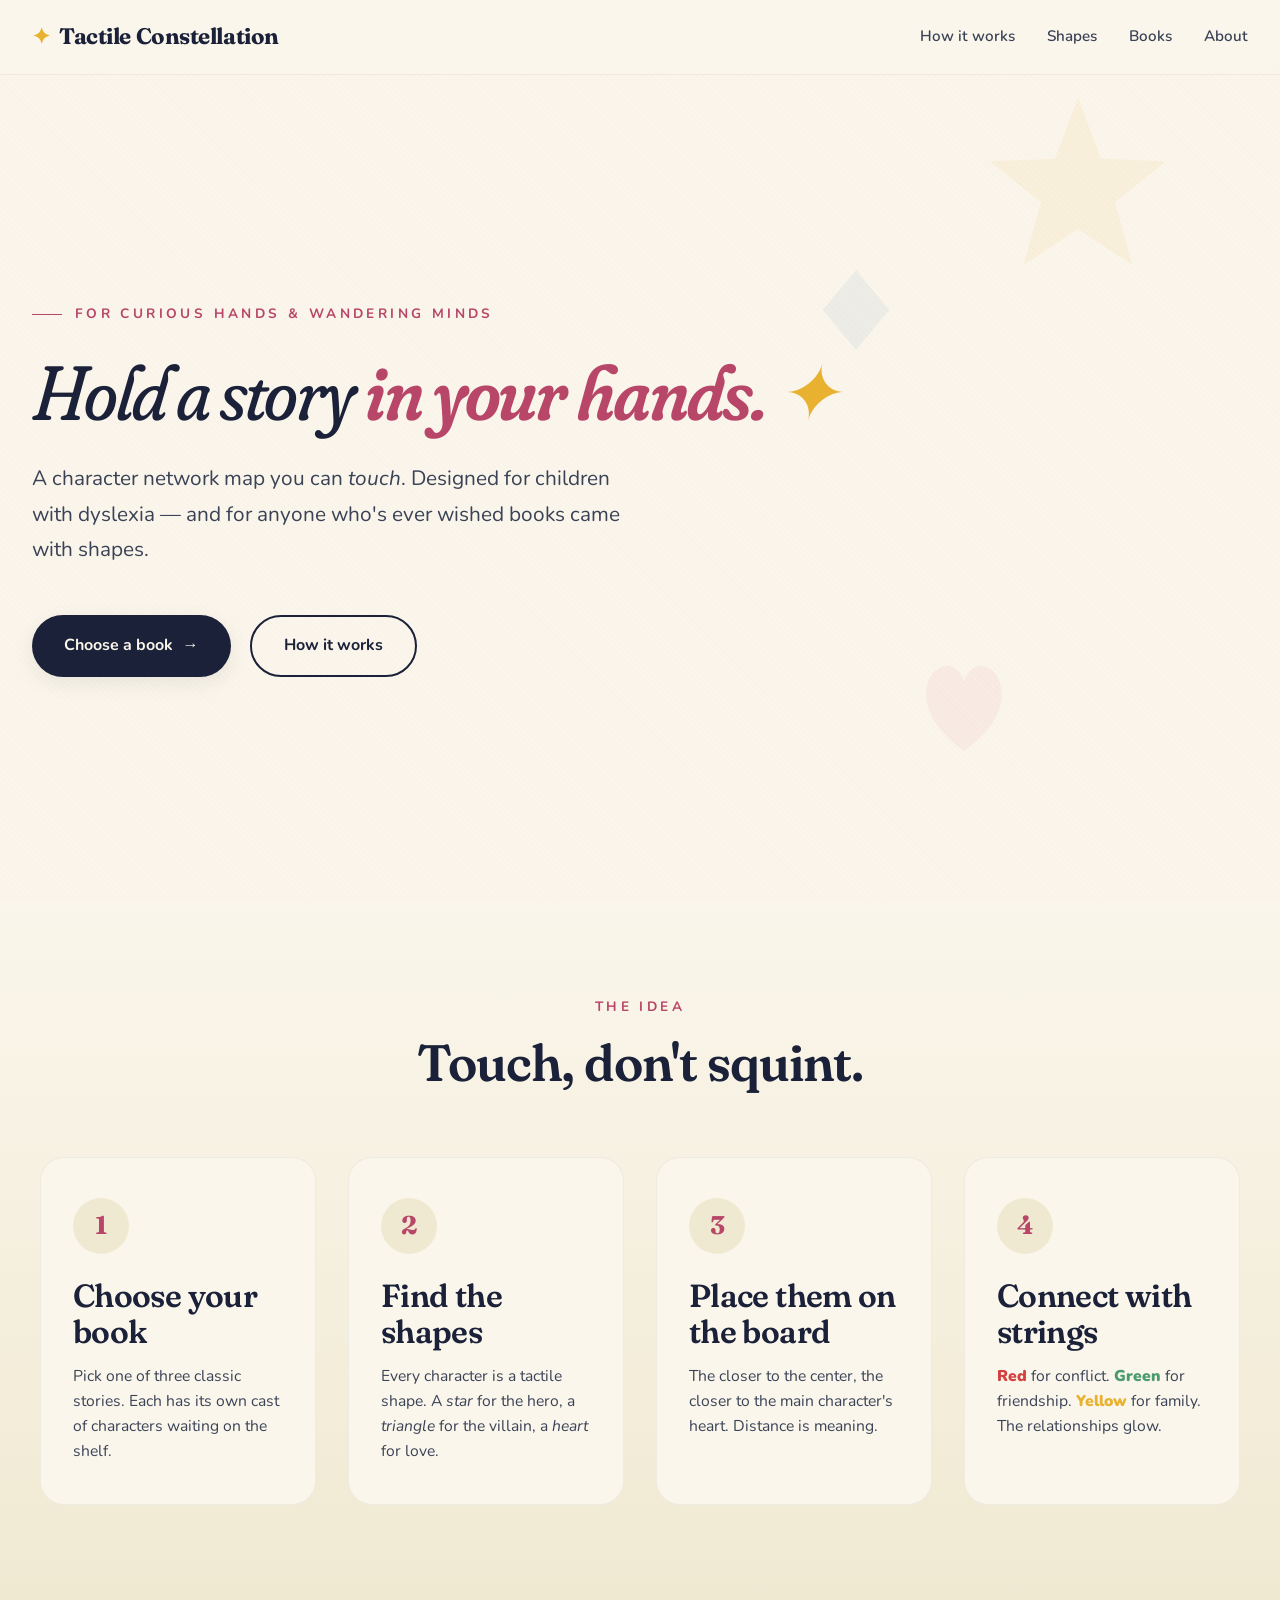
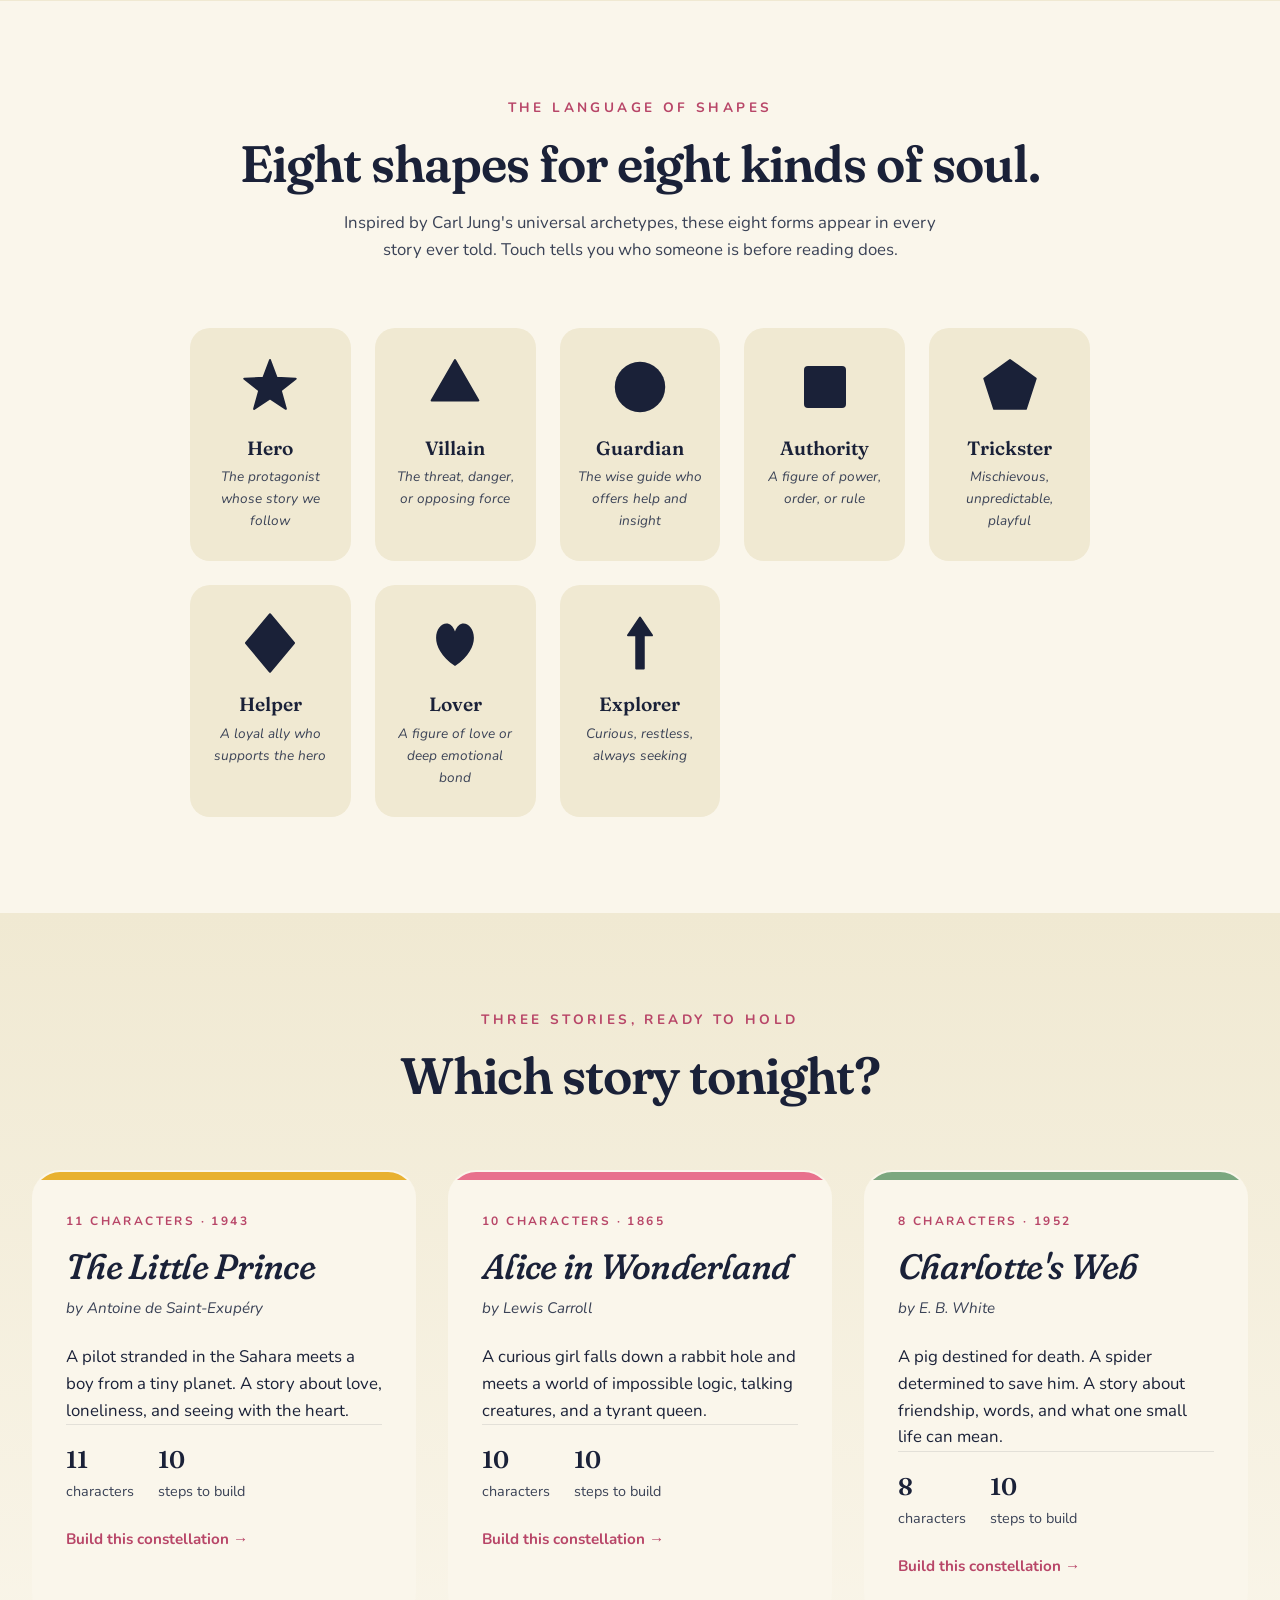
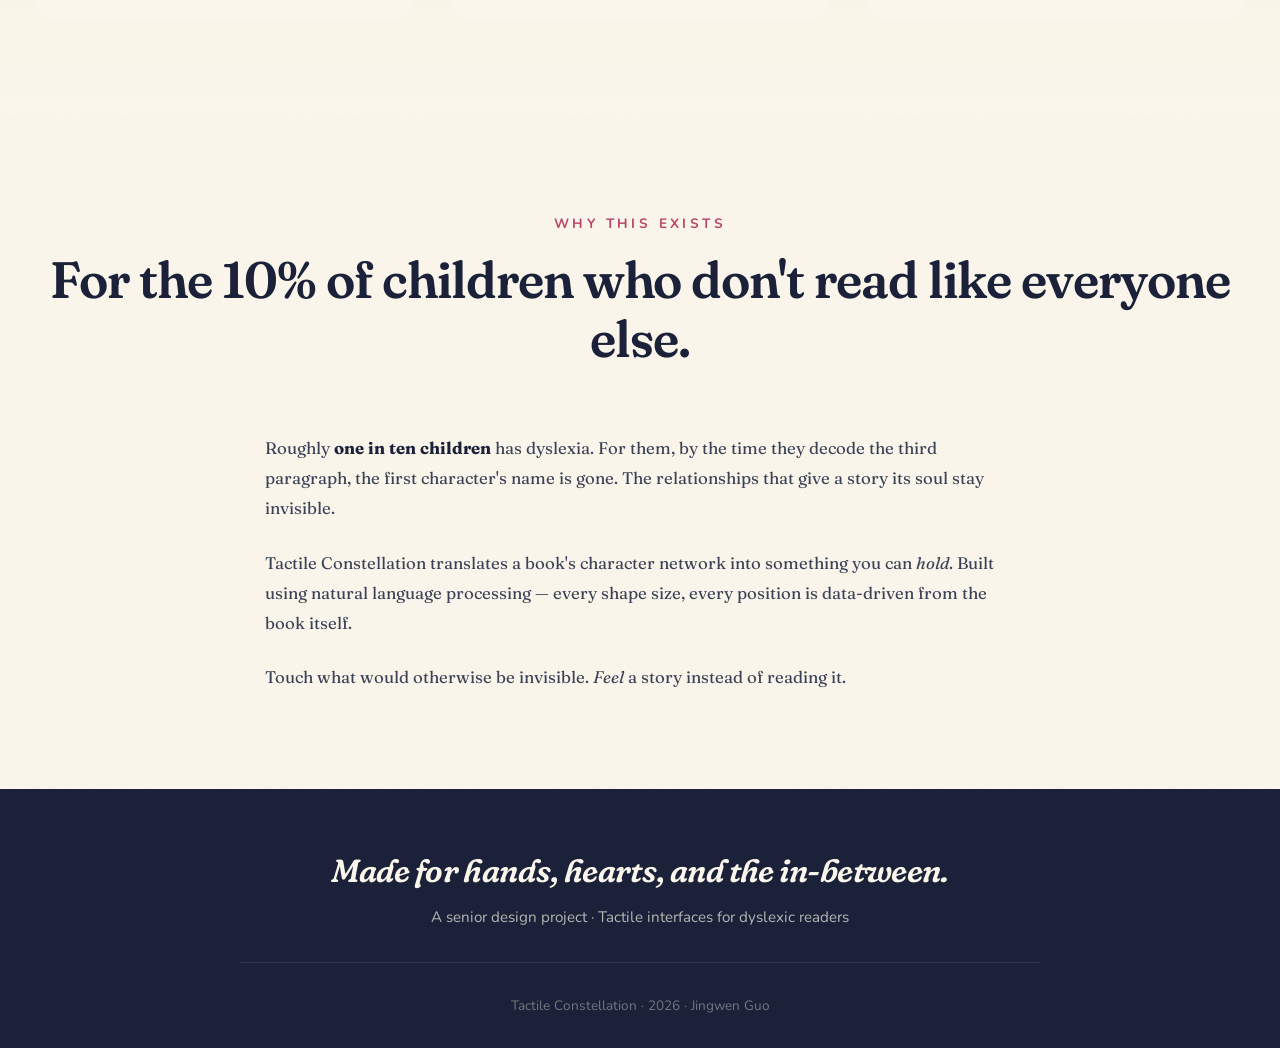
<file: index.html>
<!DOCTYPE html>
<html lang="en">
<head>
  <meta charset="UTF-8">
  <meta name="viewport" content="width=device-width, initial-scale=1.0">
  <title>Tactile Constellation — A Touchable Map for Every Book</title>
  <meta name="description" content="A multi-sensory character network kit for children with dyslexia. Translate any book into something you can hold.">
  <link rel="stylesheet" href="style.css">
  <link rel="icon" type="image/svg+xml" href="data:image/svg+xml,%3Csvg xmlns='http://www.w3.org/2000/svg' viewBox='0 0 100 100'%3E%3Cpolygon points='50,5 61,38 95,38 67,58 78,92 50,71 22,92 33,58 5,38 39,38' fill='%23E8B130'/%3E%3C/svg%3E">
</head>
<body>

<nav class="nav">
  <div class="nav-inner">
    <a href="index.html" class="nav-logo">
      <span class="nav-logo-star">✦</span> Tactile Constellation
    </a>
    <ul class="nav-links">
      <li><a href="#how">How it works</a></li>
      <li><a href="#shapes">Shapes</a></li>
      <li><a href="#books">Books</a></li>
      <li><a href="#about">About</a></li>
    </ul>
  </div>
</nav>

<!-- HERO -->
<section class="hero container">
  <!-- Floating background shapes -->
  <div class="hero-shape hero-shape-1" data-shape="star" data-size="200" data-color="#E8B130"></div>
  <div class="hero-shape hero-shape-2" data-shape="heart" data-size="120" data-color="#E8718D"></div>
  <div class="hero-shape hero-shape-3" data-shape="diamond" data-size="80" data-color="#5B8FB9"></div>
  
  <div class="hero-content">
    <div class="hero-eyebrow">For Curious Hands & Wandering Minds</div>
    <h1>
      Hold a story <span class="accent">in your hands.</span>
      <span class="star-dot">✦</span>
    </h1>
    <p class="hero-tagline">
      A character network map you can <em>touch</em>. Designed for children with dyslexia — and for anyone who's ever wished books came with shapes.
    </p>
    <div class="hero-buttons">
      <a href="#books" class="btn btn-primary">
        Choose a book <span class="btn-arrow">→</span>
      </a>
      <a href="#how" class="btn btn-secondary">
        How it works
      </a>
    </div>
  </div>
</section>

<!-- HOW IT WORKS -->
<section id="how" class="section how-it-works">
  <div class="container">
    <div class="section-header">
      <div class="label">The Idea</div>
      <h2>Touch, don't squint.</h2>
    </div>
    
    <div class="steps">
      <div class="step">
        <div class="step-icon">1</div>
        <h3>Choose your book</h3>
        <p>Pick one of three classic stories. Each has its own cast of characters waiting on the shelf.</p>
      </div>
      <div class="step">
        <div class="step-icon">2</div>
        <h3>Find the shapes</h3>
        <p>Every character is a tactile shape. A <em>star</em> for the hero, a <em>triangle</em> for the villain, a <em>heart</em> for love.</p>
      </div>
      <div class="step">
        <div class="step-icon">3</div>
        <h3>Place them on the board</h3>
        <p>The closer to the center, the closer to the main character's heart. Distance is meaning.</p>
      </div>
      <div class="step">
        <div class="step-icon">4</div>
        <h3>Connect with strings</h3>
        <p><span style="color:var(--string-red); font-weight: 900;">Red</span> for conflict. <span style="color:var(--string-green); font-weight: 900;">Green</span> for friendship. <span style="color:var(--string-yellow); font-weight: 900;">Yellow</span> for family. The relationships glow.</p>
      </div>
    </div>
  </div>
</section>

<!-- 8 ARCHETYPES -->
<section id="shapes" class="section archetypes">
  <div class="container">
    <div class="section-header">
      <div class="label">The Language of Shapes</div>
      <h2>Eight shapes for eight kinds of soul.</h2>
      <p style="max-width: 600px; margin: 1rem auto 0; color: var(--ink-soft);">
        Inspired by Carl Jung's universal archetypes, these eight forms appear in every story ever told. Touch tells you who someone is before reading does.
      </p>
    </div>
    
    <div class="archetypes-grid" id="archetypes-grid">
      <!-- Filled by JS -->
    </div>
  </div>
</section>

<!-- BOOKS -->
<section id="books" class="section books">
  <div class="container">
    <div class="section-header">
      <div class="label">Three Stories, Ready to Hold</div>
      <h2>Which story tonight?</h2>
    </div>
    
    <div class="books-grid">
      <a href="prince.html" class="book-card">
        <div class="book-stripe"></div>
        <div class="book-card-eyebrow">11 Characters · 1943</div>
        <h3>The Little Prince</h3>
        <p class="book-author">by Antoine de Saint-Exupéry</p>
        <p>A pilot stranded in the Sahara meets a boy from a tiny planet. A story about love, loneliness, and seeing with the heart.</p>
        <div class="book-stats">
          <div class="book-stat">
            <strong>11</strong> characters
          </div>
          <div class="book-stat">
            <strong>10</strong> steps to build
          </div>
        </div>
        <span class="book-cta">Build this constellation →</span>
      </a>
      
      <a href="alice.html" class="book-card">
        <div class="book-stripe"></div>
        <div class="book-card-eyebrow">10 Characters · 1865</div>
        <h3>Alice in Wonderland</h3>
        <p class="book-author">by Lewis Carroll</p>
        <p>A curious girl falls down a rabbit hole and meets a world of impossible logic, talking creatures, and a tyrant queen.</p>
        <div class="book-stats">
          <div class="book-stat">
            <strong>10</strong> characters
          </div>
          <div class="book-stat">
            <strong>10</strong> steps to build
          </div>
        </div>
        <span class="book-cta">Build this constellation →</span>
      </a>
      
      <a href="charlotte.html" class="book-card">
        <div class="book-stripe"></div>
        <div class="book-card-eyebrow">8 Characters · 1952</div>
        <h3>Charlotte's Web</h3>
        <p class="book-author">by E. B. White</p>
        <p>A pig destined for death. A spider determined to save him. A story about friendship, words, and what one small life can mean.</p>
        <div class="book-stats">
          <div class="book-stat">
            <strong>8</strong> characters
          </div>
          <div class="book-stat">
            <strong>10</strong> steps to build
          </div>
        </div>
        <span class="book-cta">Build this constellation →</span>
      </a>
    </div>
  </div>
</section>

<!-- ABOUT -->
<section id="about" class="section">
  <div class="container">
    <div class="section-header">
      <div class="label">Why this exists</div>
      <h2>For the 10% of children who don't read like everyone else.</h2>
    </div>
    
    <div style="max-width: 750px; margin: 0 auto; font-family: 'Fraunces', serif; font-size: 1.2rem; line-height: 1.8; color: var(--ink-soft);">
      <p style="margin-bottom: 1.5rem;">
        Roughly <strong style="color: var(--ink);">one in ten children</strong> has dyslexia. For them, by the time they decode the third paragraph, the first character's name is gone. The relationships that give a story its soul stay invisible.
      </p>
      <p style="margin-bottom: 1.5rem;">
        Tactile Constellation translates a book's character network into something you can <em>hold</em>. Built using natural language processing — every shape size, every position is data-driven from the book itself.
      </p>
      <p>
        Touch what would otherwise be invisible. <em>Feel</em> a story instead of reading it.
      </p>
    </div>
  </div>
</section>

<!-- FOOTER -->
<footer class="footer">
  <div class="footer-content">
    <h3>Made for hands, hearts, and the in-between.</h3>
    <p>A senior design project · Tactile interfaces for dyslexic readers</p>
    <div class="footer-credit">
      Tactile Constellation · 2026 · Jingwen Guo
    </div>
  </div>
</footer>

<script src="characters-data.js"></script>
<script src="script.js"></script>
<script>
  // Populate archetypes
  const grid = document.getElementById('archetypes-grid');
  window.ARCHETYPES.forEach(arch => {
    const div = document.createElement('div');
    div.className = 'archetype';
    div.innerHTML = `
      <div class="archetype-shape" data-shape="${arch.shape}" data-size="60"></div>
      <div class="archetype-name">${arch.name}</div>
      <div class="archetype-role">${arch.description}</div>
    `;
    grid.appendChild(div);
  });
  // Re-trigger shape rendering for newly added elements
  document.querySelectorAll('[data-shape]').forEach(el => {
    if (!el.querySelector('svg')) {
      const shape = el.dataset.shape;
      const size = parseInt(el.dataset.size) || 60;
      const color = el.dataset.color || null;
      renderShape(el, shape, size, color);
    }
  });
</script>

</body>
</html>
</file>
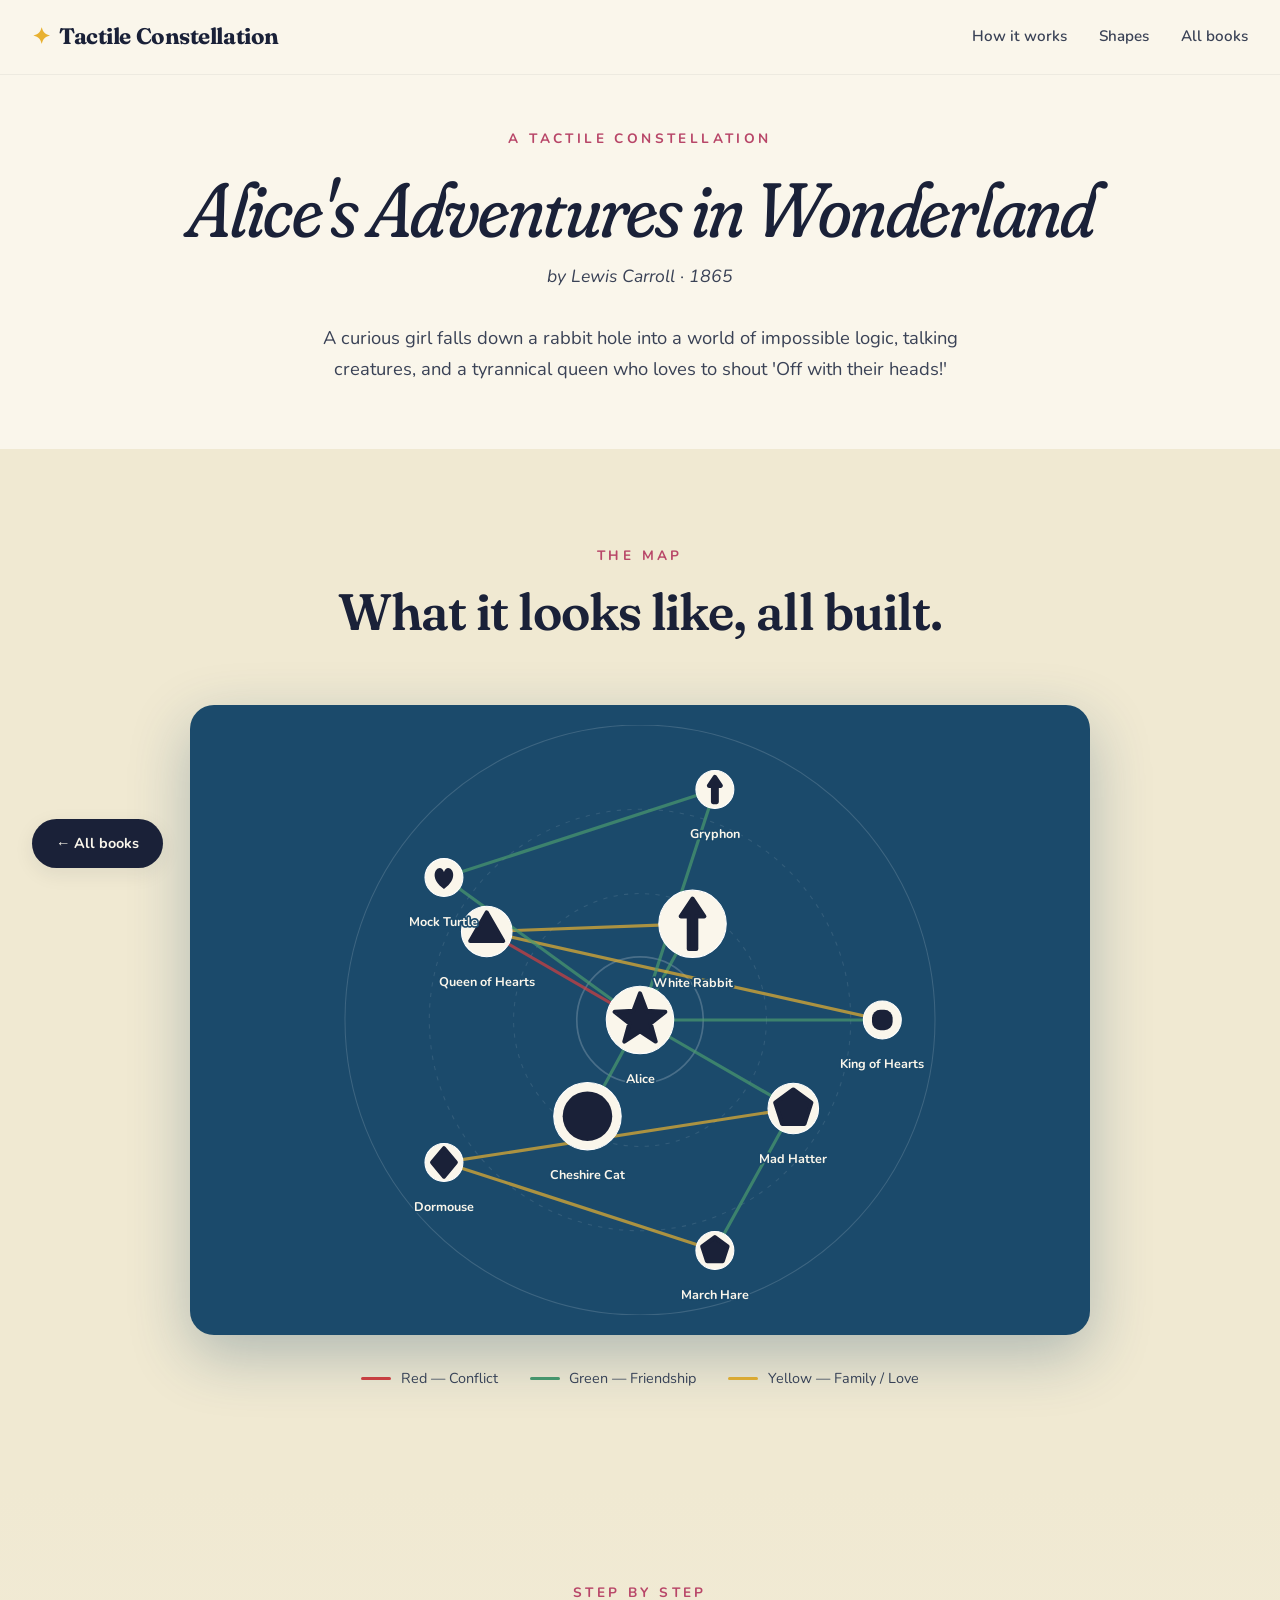
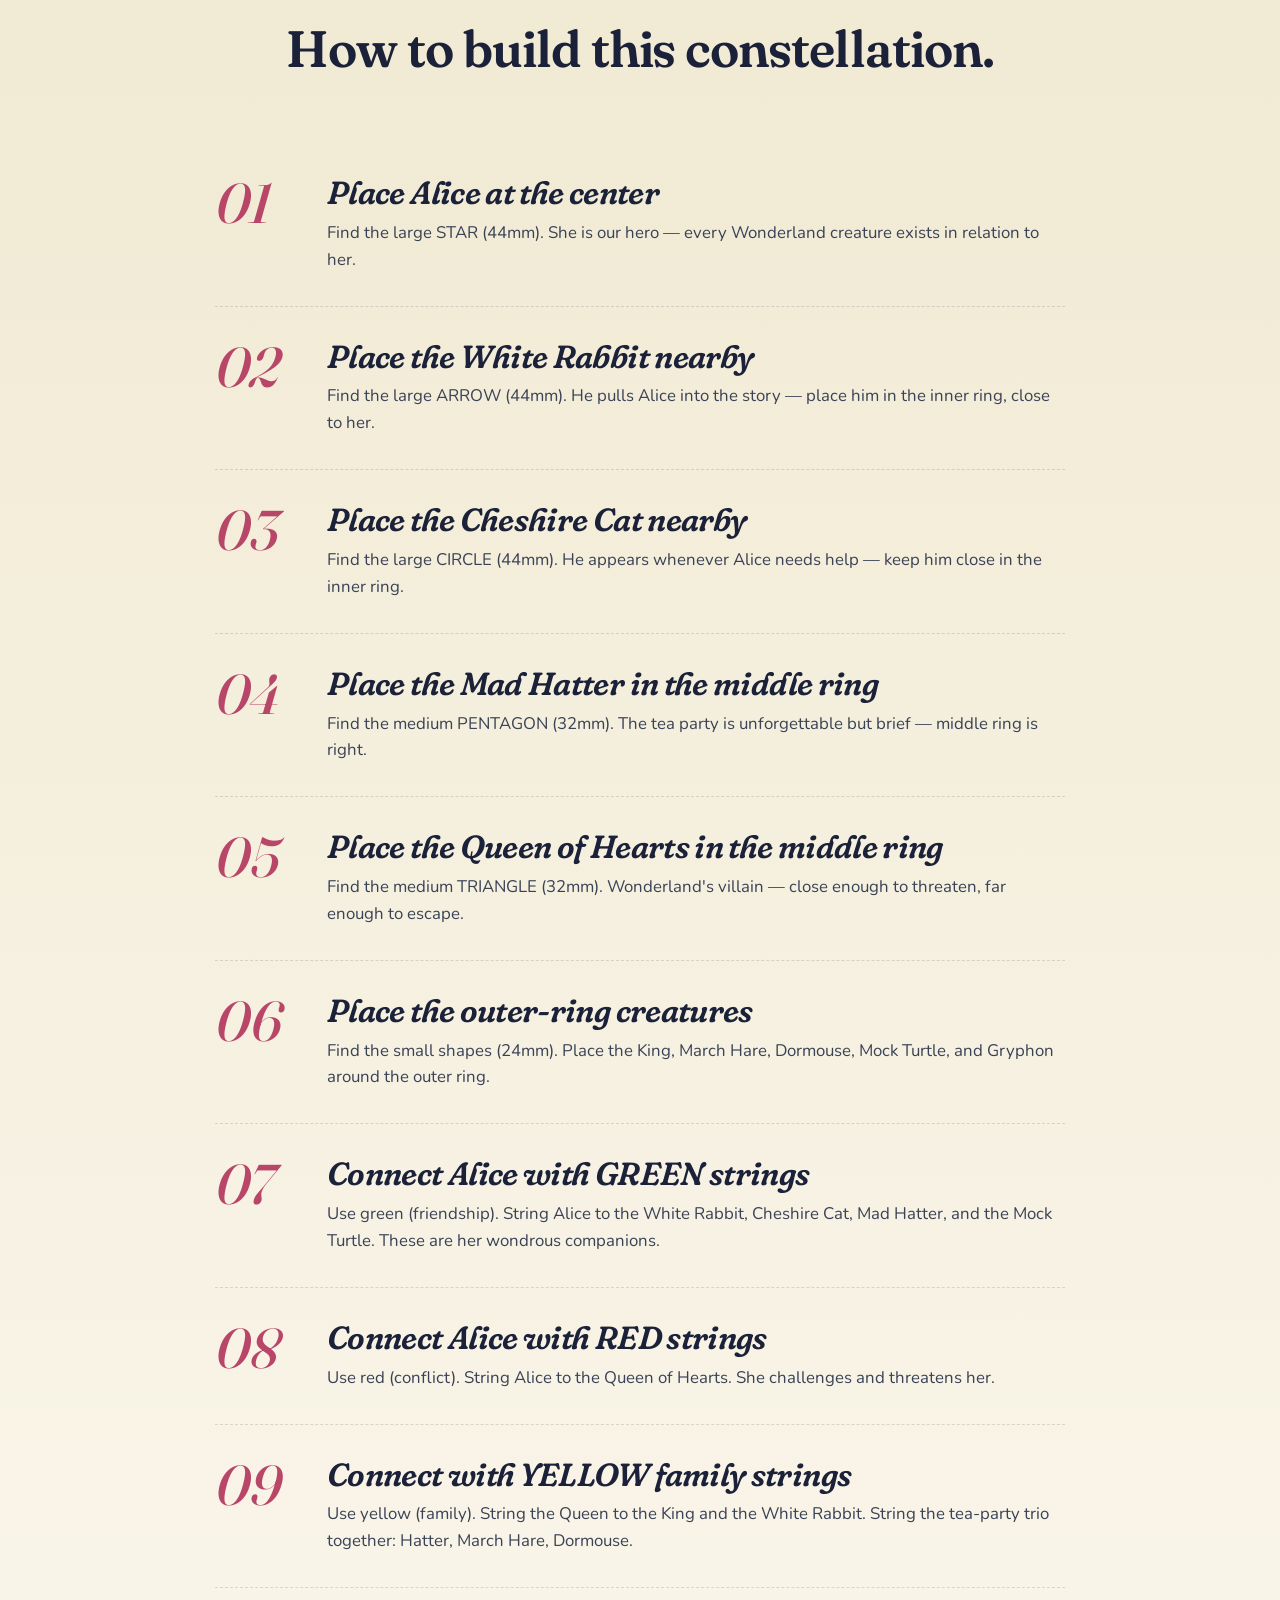
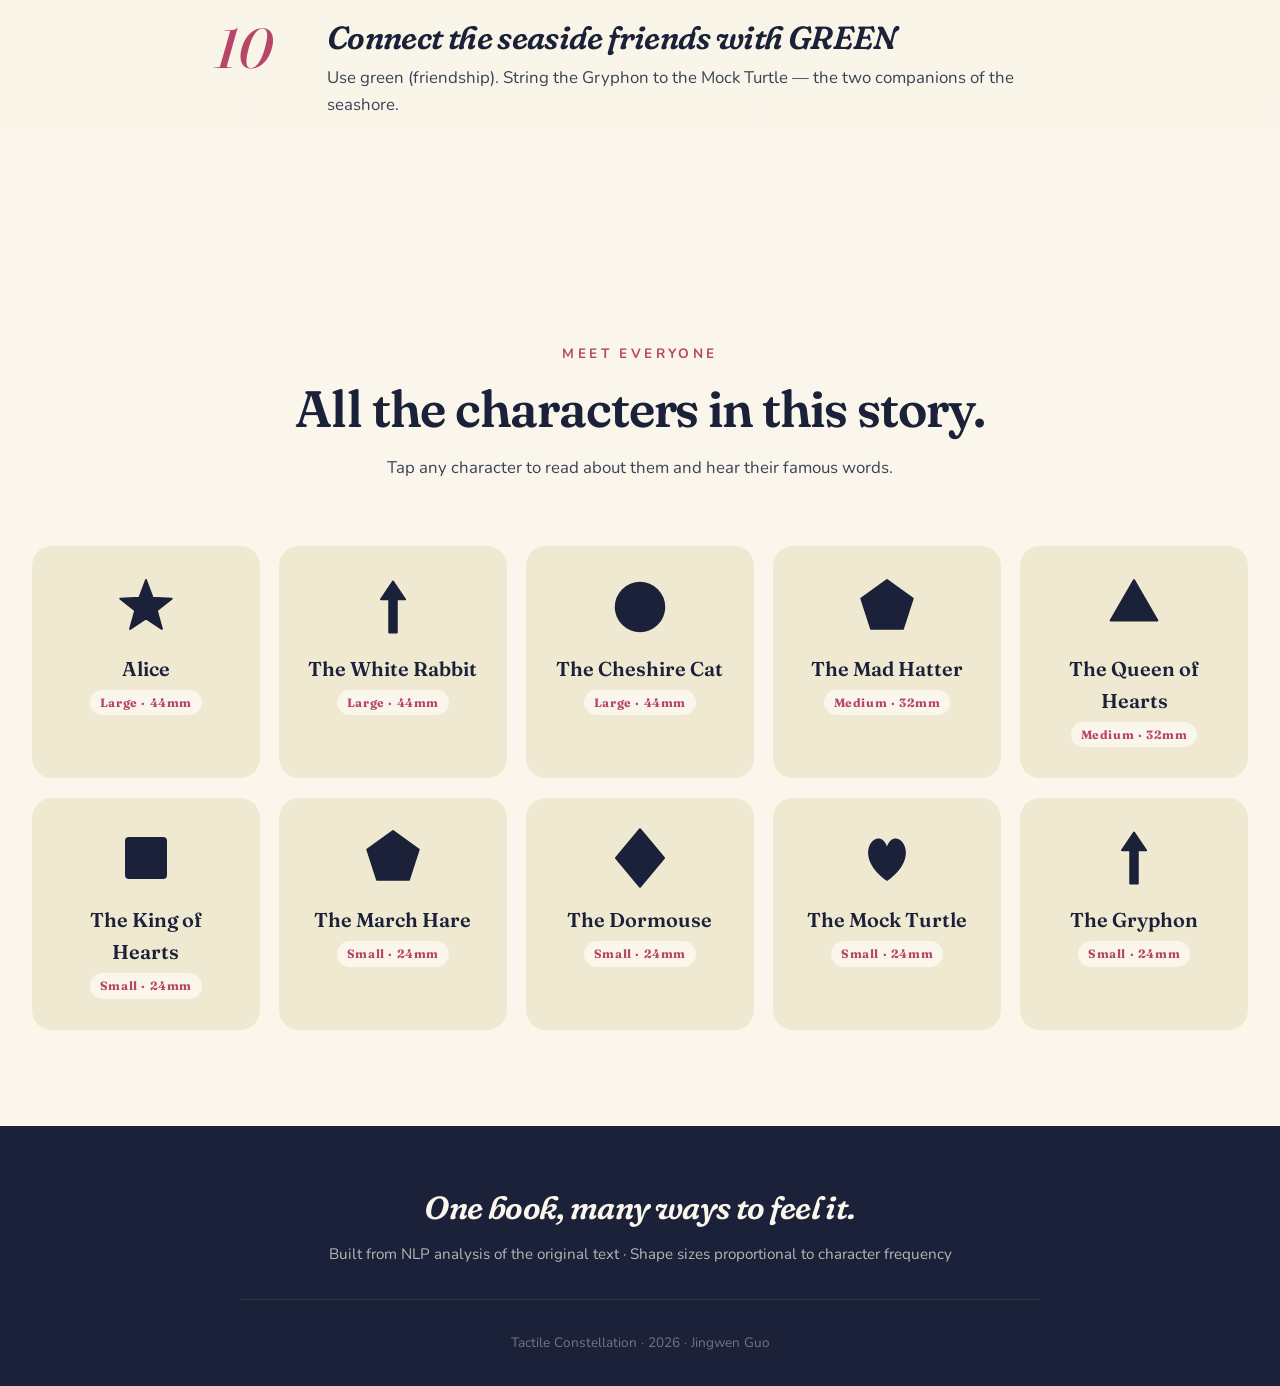
<file: alice.html>
<!DOCTYPE html>
<html lang="en">
<head>
  <meta charset="UTF-8">
  <meta name="viewport" content="width=device-width, initial-scale=1.0">
  <title>Alice's Adventures in Wonderland — Tactile Constellation</title>
  <link rel="stylesheet" href="style.css">
  <link rel="icon" type="image/svg+xml" href="data:image/svg+xml,%3Csvg xmlns='http://www.w3.org/2000/svg' viewBox='0 0 100 100'%3E%3Cpolygon points='50,5 61,38 95,38 67,58 78,92 50,71 22,92 33,58 5,38 39,38' fill='%23E8B130'/%3E%3C/svg%3E">
</head>
<body>

<nav class="nav">
  <div class="nav-inner">
    <a href="index.html" class="nav-logo">
      <span class="nav-logo-star">✦</span> Tactile Constellation
    </a>
    <ul class="nav-links">
      <li><a href="index.html#how">How it works</a></li>
      <li><a href="index.html#shapes">Shapes</a></li>
      <li><a href="index.html#books">All books</a></li>
    </ul>
  </div>
</nav>

<section class="book-hero">
  <div class="container">
    <div class="book-hero-eyebrow">A Tactile Constellation</div>
    <h1>Alice's Adventures in Wonderland</h1>
    <p class="book-hero-author">by Lewis Carroll · 1865</p>
    <p class="book-hero-tagline">A curious girl falls down a rabbit hole into a world of impossible logic, talking creatures, and a tyrannical queen who loves to shout 'Off with their heads!'</p>
  </div>
</section>

<section class="section board-section">
  <div class="container">
    <div class="section-header">
      <div class="label">The Map</div>
      <h2>What it looks like, all built.</h2>
    </div>
    <div class="board-wrapper">
      <svg class="board-svg" viewBox="0 0 400 280" id="board-svg" xmlns="http://www.w3.org/2000/svg">
        <circle cx="200" cy="140" r="140" fill="none" stroke="rgba(255,255,255,0.15)" stroke-width="0.5"/>
        <circle cx="200" cy="140" r="100" fill="none" stroke="rgba(255,255,255,0.1)" stroke-width="0.5" stroke-dasharray="2 3"/>
        <circle cx="200" cy="140" r="60" fill="none" stroke="rgba(255,255,255,0.1)" stroke-width="0.5" stroke-dasharray="2 3"/>
        <circle cx="200" cy="140" r="30" fill="none" stroke="rgba(255,255,255,0.2)" stroke-width="0.8"/>
        <line x1="195" y1="140" x2="205" y2="140" stroke="rgba(255,255,255,0.4)" stroke-width="0.5"/>
        <line x1="200" y1="135" x2="200" y2="145" stroke="rgba(255,255,255,0.4)" stroke-width="0.5"/>
        <g id="board-content"></g>
      </svg>
    </div>
    <div class="board-legend">
      <div class="legend-item"><div class="legend-line red"></div> Red — Conflict</div>
      <div class="legend-item"><div class="legend-line green"></div> Green — Friendship</div>
      <div class="legend-item"><div class="legend-line yellow"></div> Yellow — Family / Love</div>
    </div>
  </div>
</section>

<section class="section assembly">
  <div class="container">
    <div class="section-header">
      <div class="label">Step by step</div>
      <h2>How to build this constellation.</h2>
    </div>
    <div style="max-width: 850px; margin: 0 auto;" id="assembly-steps"></div>
  </div>
</section>

<section class="section characters-section">
  <div class="container">
    <div class="section-header">
      <div class="label">Meet everyone</div>
      <h2>All the characters in this story.</h2>
      <p style="max-width: 600px; margin: 1rem auto 0; color: var(--ink-soft);">
        Tap any character to read about them and hear their famous words.
      </p>
    </div>
    <div class="characters-grid" id="characters-grid"></div>
  </div>
</section>

<a href="index.html" class="back-link">← All books</a>

<footer class="footer">
  <div class="footer-content">
    <h3>One book, many ways to feel it.</h3>
    <p>Built from NLP analysis of the original text · Shape sizes proportional to character frequency</p>
    <div class="footer-credit">Tactile Constellation · 2026 · Jingwen Guo</div>
  </div>
</footer>

<script src="characters-data.js"></script>
<script src="script.js"></script>
<script>
const BOOK_SLUG = "alice";
const book = window.BOOKS[BOOK_SLUG];
function characterUrl(charKey) {
  return `character.html?book=${BOOK_SLUG}&char=${charKey}`;
}
function getCharPosition(charKey, charData, allChars) {
  const positions = {};
  const charsArray = Object.entries(allChars);
  let mainKey = charsArray.find(([k, c]) => c.archetype === "Hero")?.[0];
  if (!mainKey) mainKey = charsArray[0][0];
  positions[mainKey] = { x: 200, y: 140 };
  const innerL = charsArray.filter(([k, c]) => c.size === "L" && k !== mainKey);
  innerL.forEach(([k], i) => {
    const angle = (i / innerL.length) * Math.PI * 2 - Math.PI / 2 + 0.5;
    positions[k] = { x: 200 + 52 * Math.cos(angle), y: 140 + 52 * Math.sin(angle) };
  });
  const middleM = charsArray.filter(([k, c]) => c.size === "M");
  middleM.forEach(([k], i) => {
    const angle = (i / middleM.length) * Math.PI * 2 + Math.PI / 6;
    positions[k] = { x: 200 + 84 * Math.cos(angle), y: 140 + 84 * Math.sin(angle) };
  });
  const outerS = charsArray.filter(([k, c]) => c.size === "S");
  outerS.forEach(([k], i) => {
    const angle = (i / outerS.length) * Math.PI * 2;
    positions[k] = { x: 200 + 115 * Math.cos(angle), y: 140 + 115 * Math.sin(angle) };
  });
  return positions[charKey];
}
function renderBoard() {
  const svg = document.getElementById('board-content');
  const allChars = book.characters;
  const positions = {};
  Object.keys(allChars).forEach(key => { positions[key] = getCharPosition(key, allChars[key], allChars); });
  const drawnPairs = new Set();
  Object.entries(allChars).forEach(([key, char]) => {
    if (!char.relations) return;
    char.relations.forEach(rel => {
      const pairKey = [key, rel.to].sort().join('-');
      if (drawnPairs.has(pairKey)) return;
      drawnPairs.add(pairKey);
      const from = positions[key]; const to = positions[rel.to];
      if (!from || !to) return;
      const colorMap = { red: '#D43F3F', green: '#4A9B6E', yellow: '#E8B130' };
      const stroke = colorMap[rel.type] || '#FFFFFF';
      const line = document.createElementNS('http://www.w3.org/2000/svg', 'line');
      line.setAttribute('x1', from.x); line.setAttribute('y1', from.y);
      line.setAttribute('x2', to.x); line.setAttribute('y2', to.y);
      line.setAttribute('stroke', stroke); line.setAttribute('stroke-width', '1.5');
      line.setAttribute('stroke-opacity', '0.7'); line.setAttribute('stroke-linecap', 'round');
      svg.appendChild(line);
    });
  });
  Object.entries(allChars).forEach(([key, char]) => {
    const pos = positions[key]; if (!pos) return;
    const sizeMap = { L: 14, M: 10, S: 7 };
    const size = sizeMap[char.size] || 10;
    const g = document.createElementNS('http://www.w3.org/2000/svg', 'g');
    g.setAttribute('transform', `translate(${pos.x}, ${pos.y})`);
    g.style.cursor = 'pointer';
    const bg = document.createElementNS('http://www.w3.org/2000/svg', 'circle');
    bg.setAttribute('r', size + 2); bg.setAttribute('fill', '#FAF6EB');
    bg.setAttribute('stroke', '#FFFFFF'); bg.setAttribute('stroke-width', '0.5');
    g.appendChild(bg);
    const shapeFn = SHAPES[char.shape];
    if (shapeFn) {
      const D = size * 2;
      const tmp = document.createElement('div');
      tmp.innerHTML = shapeFn(D, '#1A2138');
      const innerSvg = tmp.querySelector('svg');
      const wrapper = document.createElementNS('http://www.w3.org/2000/svg', 'svg');
      wrapper.setAttribute('x', -size);
      wrapper.setAttribute('y', -size);
      wrapper.setAttribute('width', D);
      wrapper.setAttribute('height', D);
      wrapper.setAttribute('viewBox', `0 0 ${D} ${D}`);
      wrapper.setAttribute('overflow', 'visible');
      while (innerSvg.firstChild) { wrapper.appendChild(innerSvg.firstChild); }
      g.appendChild(wrapper);
    }
    const text = document.createElementNS('http://www.w3.org/2000/svg', 'text');
    text.setAttribute('text-anchor', 'middle');
    text.setAttribute('y', size + 16);
    text.setAttribute('fill', '#FAF6EB');
    text.setAttribute('font-size', '6');
    text.setAttribute('font-family', 'Nunito, sans-serif');
    text.setAttribute('font-weight', '700');
    text.setAttribute('paint-order', 'stroke');
    text.setAttribute('stroke', '#1B4A6B');
    text.setAttribute('stroke-width', '1.6');
    text.setAttribute('stroke-linejoin', 'round');
    text.textContent = char.name.replace('The ', '');
    g.appendChild(text);
    g.addEventListener('click', () => { window.location.href = characterUrl(key); });
    svg.appendChild(g);
  });
}
function renderAssemblySteps() {
  const container = document.getElementById('assembly-steps');
  book.assemblySteps.forEach((step, i) => {
    const div = document.createElement('div');
    div.className = 'assembly-step';
    div.innerHTML = `
      <div class="step-number">${String(i+1).padStart(2,'0')}</div>
      <div class="step-content">
        <h3>${step.title}</h3>
        <p>${step.text}</p>
      </div>
    `;
    container.appendChild(div);
  });
}
function renderCharacterGrid() {
  const grid = document.getElementById('characters-grid');
  Object.entries(book.characters).forEach(([key, char]) => {
    const card = document.createElement('a');
    card.className = 'character-card';
    card.href = characterUrl(key);
    card.innerHTML = `
      <div class="character-shape" data-shape="${char.shape}" data-size="60"></div>
      <div class="character-name">${char.name}</div>
      <div class="character-size-badge">${char.sizeLabel} · ${char.sizeDiameter}</div>
    `;
    grid.appendChild(card);
  });
  document.querySelectorAll('.character-card [data-shape]').forEach(el => {
    if (!el.querySelector('svg')) { renderShape(el, el.dataset.shape, parseInt(el.dataset.size) || 60); }
  });
}
document.addEventListener('DOMContentLoaded', () => {
  renderBoard(); renderAssemblySteps(); renderCharacterGrid();
});

</script>

</body>
</html>
</file>
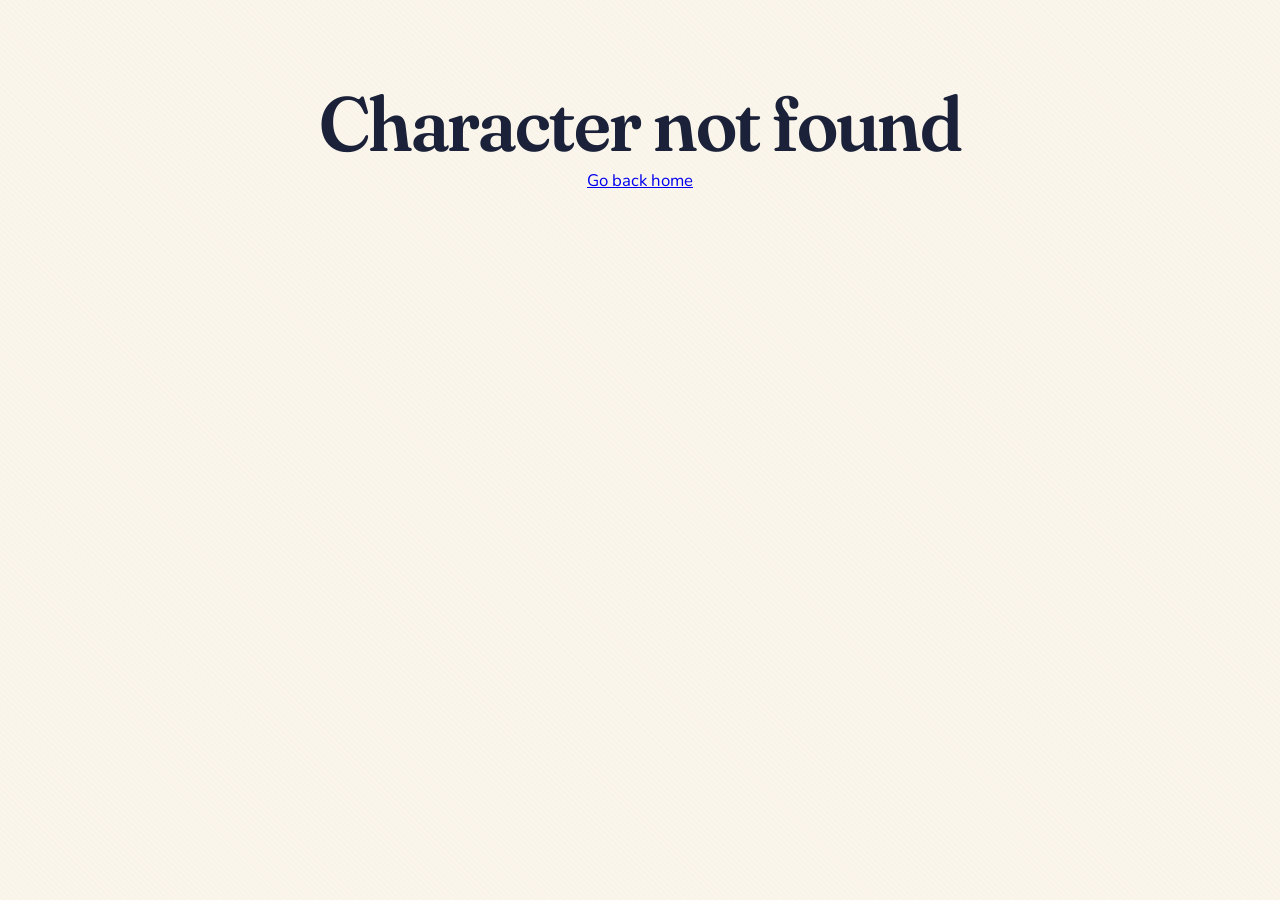
<file: character.html>
<!DOCTYPE html>
<html lang="en">
<head>
  <meta charset="UTF-8">
  <meta name="viewport" content="width=device-width, initial-scale=1.0">
  <title id="page-title">Character — Tactile Constellation</title>
  <link rel="stylesheet" href="style.css">
  <link rel="icon" type="image/svg+xml" href="data:image/svg+xml,%3Csvg xmlns='http://www.w3.org/2000/svg' viewBox='0 0 100 100'%3E%3Cpolygon points='50,5 61,38 95,38 67,58 78,92 50,71 22,92 33,58 5,38 39,38' fill='%23E8B130'/%3E%3C/svg%3E">
</head>
<body>

<nav class="nav">
  <div class="nav-inner">
    <a href="index.html" class="nav-logo">
      <span class="nav-logo-star">✦</span> Tactile Constellation
    </a>
    <ul class="nav-links">
      <li><a href="index.html#how">How it works</a></li>
      <li><a href="index.html#books">All books</a></li>
    </ul>
  </div>
</nav>

<section class="char-detail-hero">
  <div class="container">
    <div class="char-detail-grid">
      <div class="char-detail-shape" id="hero-shape"></div>
      <div class="char-name-block">
        <div class="eyebrow" id="char-eyebrow">FROM THE BOOK</div>
        <h1 id="char-name">Character Name</h1>
        <div class="role" id="char-role">Archetype</div>
        <div class="char-specs">
          <div class="spec">
            <div class="label">Shape</div>
            <div class="value" id="spec-shape">Star</div>
          </div>
          <div class="spec">
            <div class="label">Size</div>
            <div class="value" id="spec-size">Large</div>
          </div>
          <div class="spec">
            <div class="label">Diameter</div>
            <div class="value" id="spec-diameter">44mm</div>
          </div>
          <div class="spec">
            <div class="label">Mentions</div>
            <div class="value" id="spec-frequency">000</div>
          </div>
        </div>
      </div>
    </div>
  </div>
</section>

<section class="section position-section">
  <div class="container">
    <div class="section-header">
      <div class="label">Where to place it</div>
      <h2>On the board.</h2>
    </div>
    <div class="position-card">
      <h3 id="position-zone">Center</h3>
      <p class="position-description" id="position-description">Position description here.</p>
    </div>
  </div>
</section>

<section class="section about-section">
  <div class="container">
    <div class="section-header">
      <div class="label">Who they are</div>
      <h2>Their story.</h2>
    </div>
    <div class="about-card" id="about-text"></div>
  </div>
</section>

<section class="section quote-section">
  <div class="container">
    <div class="section-header">
      <div class="label" style="color: var(--gold);">Their famous words</div>
    </div>
    <div class="quote-card">
      <p class="quote-text" id="quote-text">Quote here.</p>
      <p class="quote-context" id="quote-context">— Context</p>
      <button class="play-btn" id="play-btn" onclick="handlePlay()">
        <svg class="play-icon" viewBox="0 0 24 24" fill="currentColor">
          <path d="M8 5v14l11-7z"/>
        </svg>
        <span class="play-label">Listen</span>
      </button>
    </div>
  </div>
</section>

<section class="section relations-section">
  <div class="container">
    <div class="section-header">
      <div class="label">Connected to</div>
      <h2>Who they're tied to.</h2>
    </div>
    <div class="relations-list" id="relations-list"></div>
  </div>
</section>

<a href="#" class="back-link" id="back-to-book">← Back to book</a>

<footer class="footer">
  <div class="footer-content">
    <h3>Every character matters.</h3>
    <p>Even the small ones leave a trace in the web.</p>
    <div class="footer-credit">Tactile Constellation · 2026 · Jingwen Guo</div>
  </div>
</footer>

<script src="characters-data.js"></script>
<script src="script.js"></script>
<script>
const bookSlug = getURLParam('book');
const charKey = getURLParam('char');

if (!bookSlug || !charKey || !window.BOOKS[bookSlug] || !window.BOOKS[bookSlug].characters[charKey]) {
  document.body.innerHTML = '<div style="padding:5rem 2rem; text-align:center;"><h1>Character not found</h1><p><a href="index.html">Go back home</a></p></div>';
} else {
  const book = window.BOOKS[bookSlug];
  const char = book.characters[charKey];
  document.title = `${char.name} — ${book.title}`;
  const heroShape = document.getElementById('hero-shape');
  heroShape.innerHTML = SHAPES[char.shape](280, '#1A2138');
  document.getElementById('char-eyebrow').textContent = `FROM ${book.title.toUpperCase()}`;
  document.getElementById('char-name').textContent = char.name;
  document.getElementById('char-role').textContent = char.archetype;
  document.getElementById('spec-shape').textContent = char.shape.charAt(0).toUpperCase() + char.shape.slice(1);
  document.getElementById('spec-size').textContent = char.sizeLabel;
  document.getElementById('spec-diameter').textContent = char.sizeDiameter;
  document.getElementById('spec-frequency').textContent = char.frequency;
  const positionMap = { 'center': 'The Center', 'near-center': 'Inner Ring', 'middle-ring': 'Middle Ring', 'outer-ring': 'Outer Ring' };
  document.getElementById('position-zone').textContent = positionMap[char.position] || char.position;
  document.getElementById('position-description').textContent = char.positionDetail;
  document.getElementById('about-text').innerHTML = `<p>${char.about}</p>`;
  document.getElementById('quote-text').textContent = `"${char.quote}"`;
  document.getElementById('quote-context').textContent = `— ${char.quoteContext}`;
  const relationsList = document.getElementById('relations-list');
  if (char.relations && char.relations.length > 0) {
    char.relations.forEach(rel => {
      const otherChar = book.characters[rel.to];
      if (!otherChar) return;
      const item = document.createElement('a');
      item.className = 'relation-item';
      item.href = `character.html?book=${bookSlug}&char=${rel.to}`;
      item.style.textDecoration = 'none';
      item.style.color = 'inherit';
      item.innerHTML = `
        <div class="relation-string ${rel.type}"></div>
        <div class="relation-details">
          <h4>${otherChar.name}</h4>
          <p>${rel.text}</p>
        </div>
        <div class="relation-type">${rel.typeLabel}</div>
      `;
      relationsList.appendChild(item);
    });
  } else {
    relationsList.innerHTML = '<p style="text-align:center; color: var(--ink-soft);">No relations recorded yet.</p>';
  }
  document.getElementById('back-to-book').href = `${bookSlug}.html`;
  document.getElementById('back-to-book').innerHTML = `← Back to ${book.title}`;
  window.handlePlay = function() {
    const btn = document.getElementById('play-btn');
    const audioPath = `${bookSlug}-${charKey}.mp3`;
    playQuote(btn, char.quote, audioPath);
  };
}
</script>

</body>
</html>
</file>
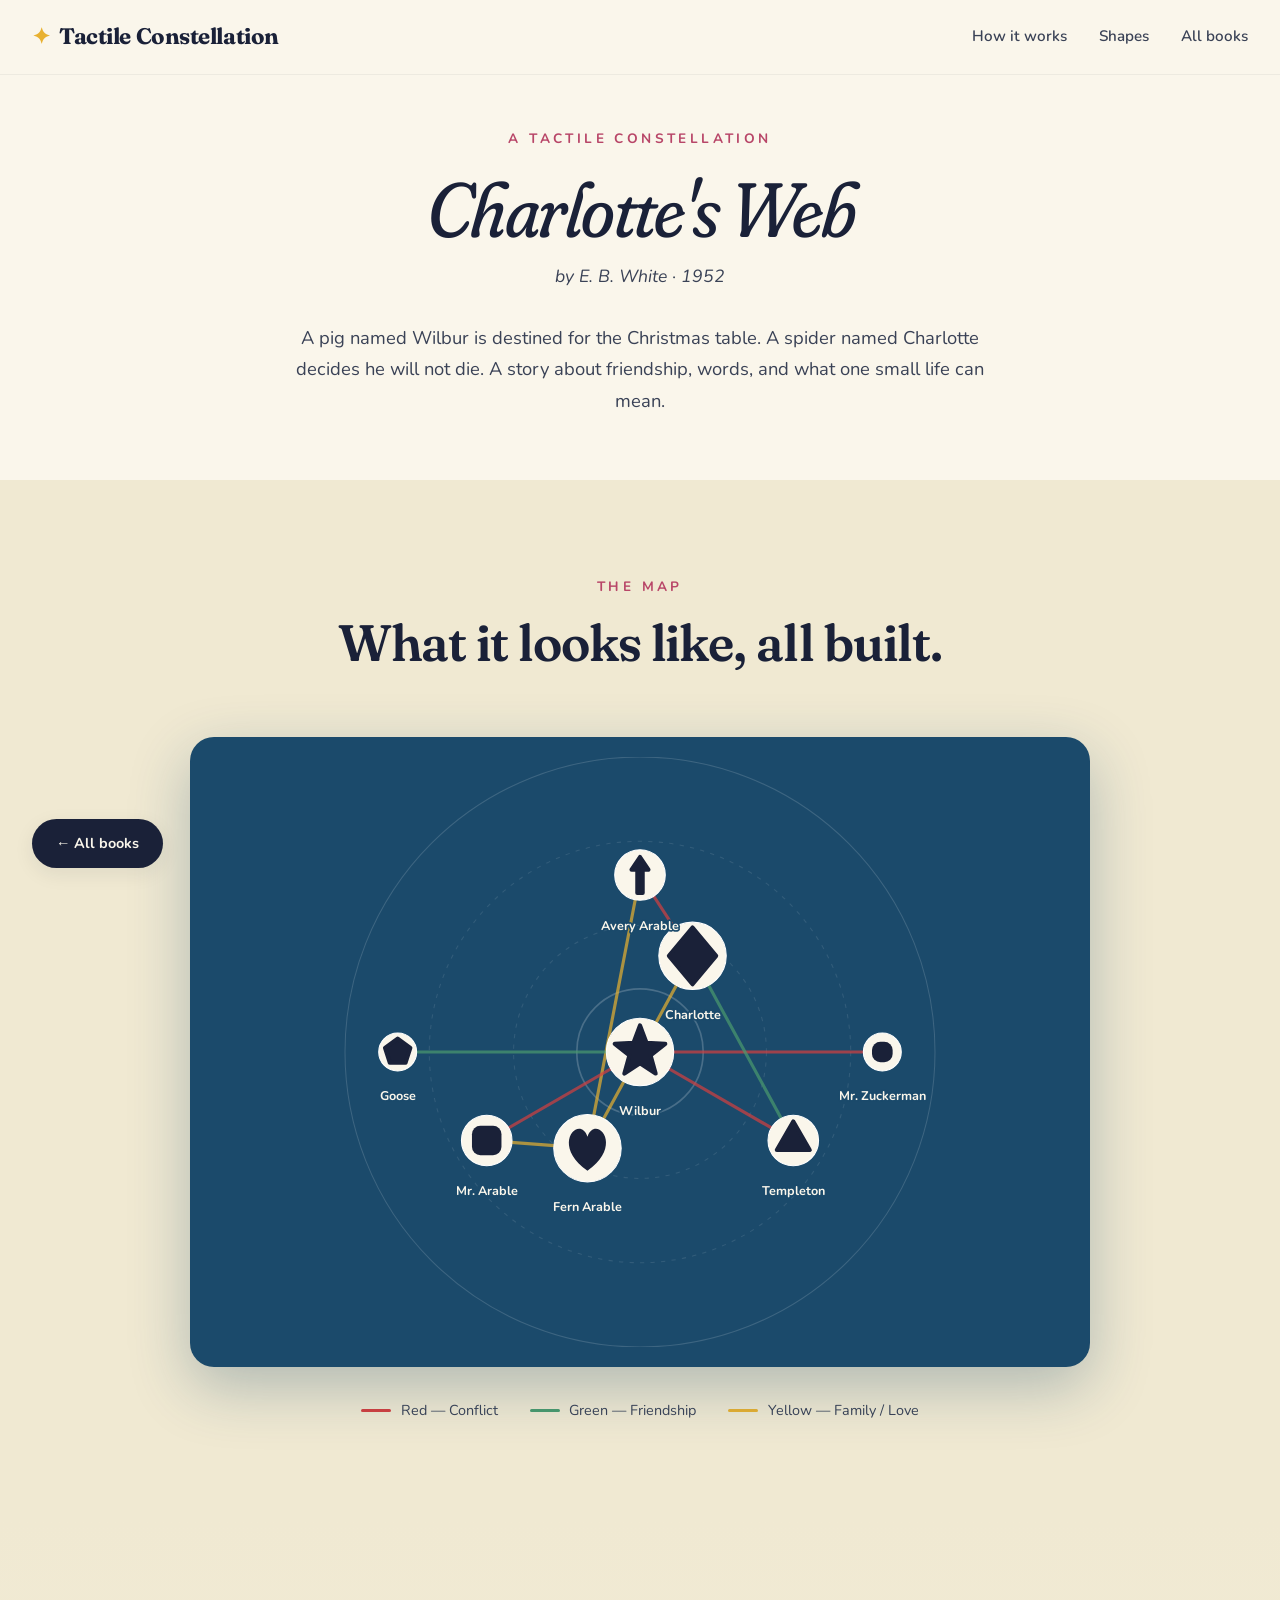
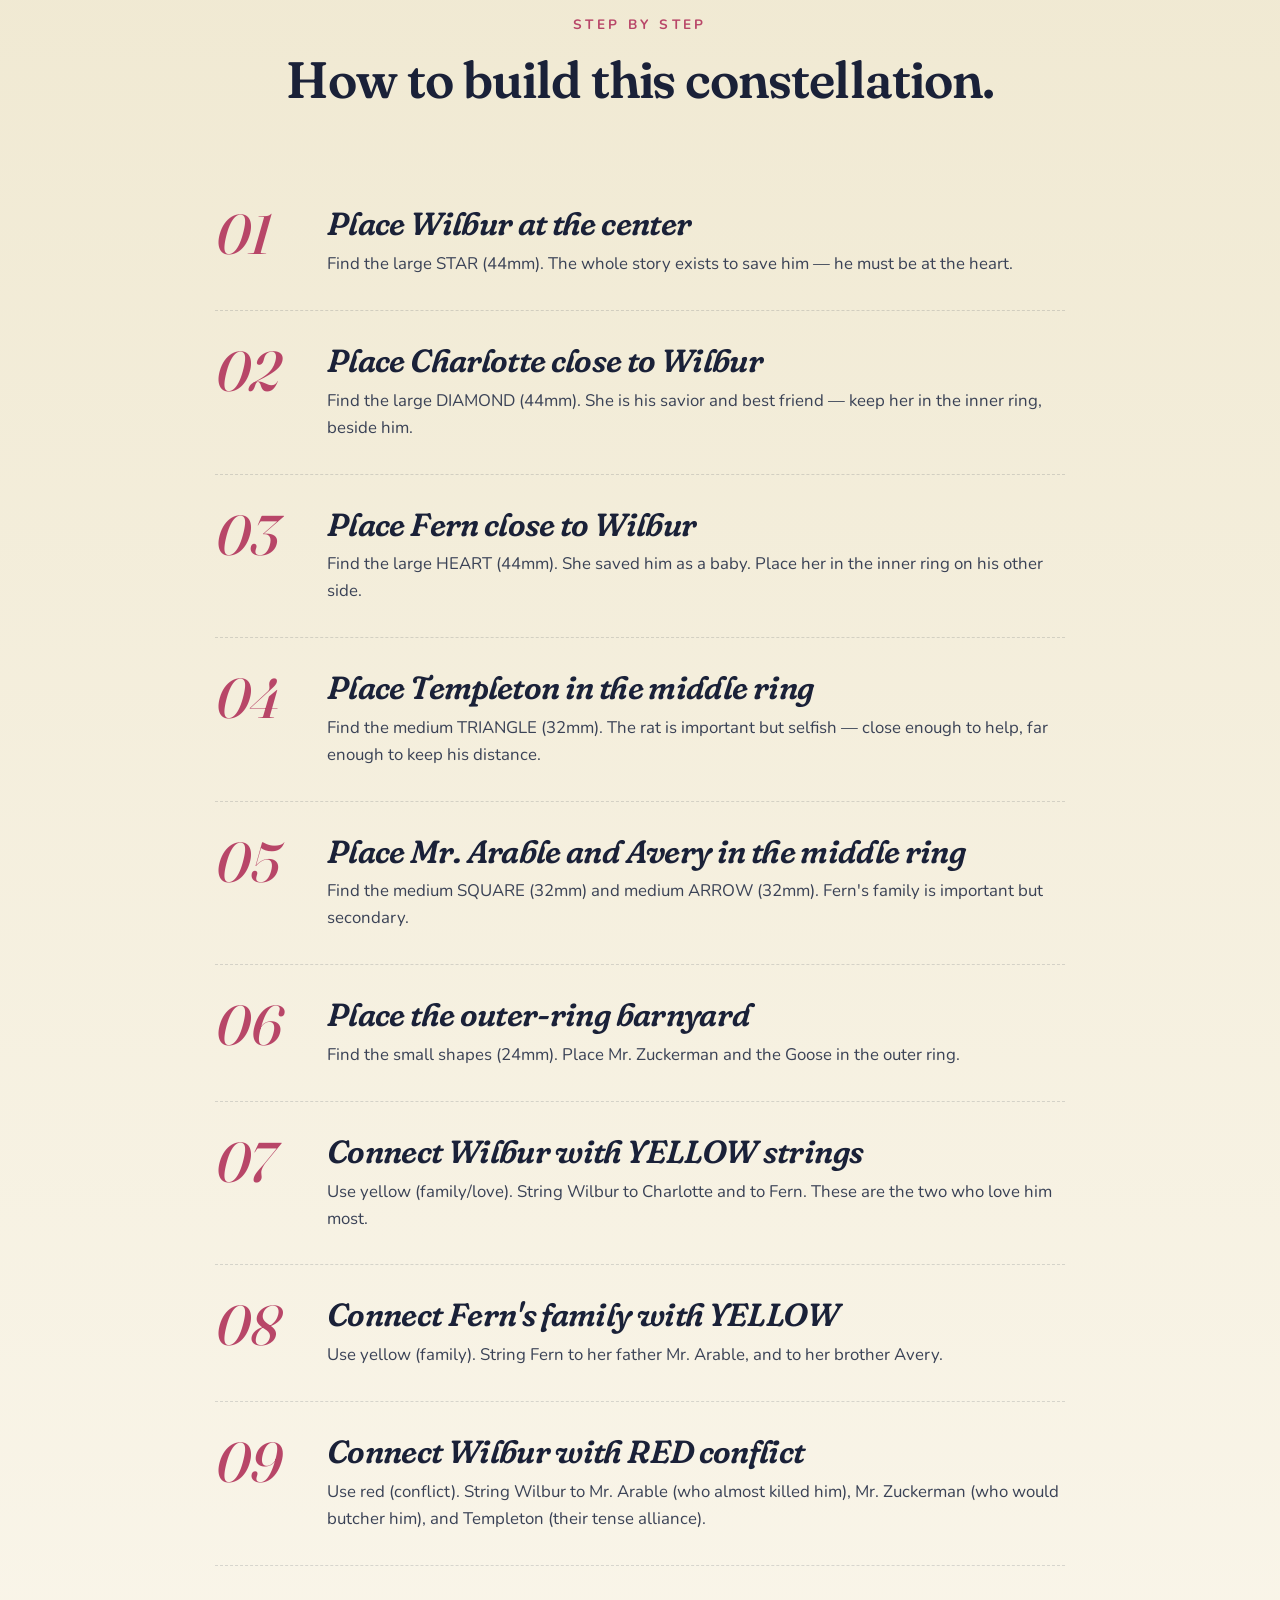
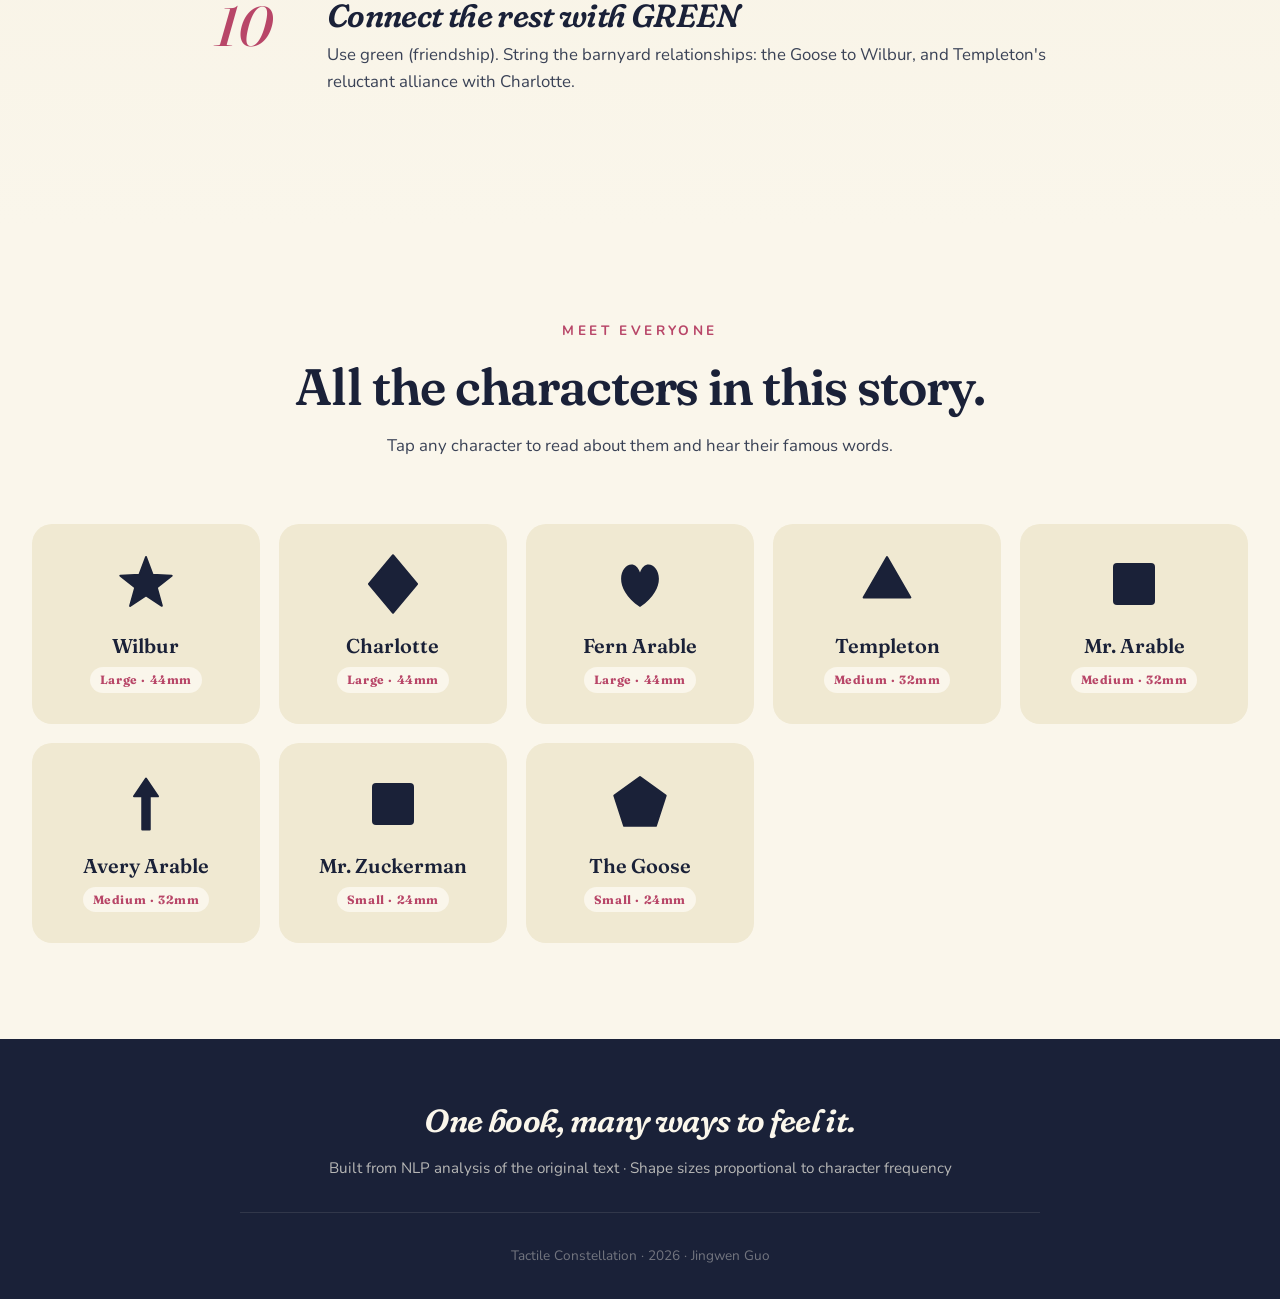
<file: charlotte.html>
<!DOCTYPE html>
<html lang="en">
<head>
  <meta charset="UTF-8">
  <meta name="viewport" content="width=device-width, initial-scale=1.0">
  <title>Charlotte's Web — Tactile Constellation</title>
  <link rel="stylesheet" href="style.css">
  <link rel="icon" type="image/svg+xml" href="data:image/svg+xml,%3Csvg xmlns='http://www.w3.org/2000/svg' viewBox='0 0 100 100'%3E%3Cpolygon points='50,5 61,38 95,38 67,58 78,92 50,71 22,92 33,58 5,38 39,38' fill='%23E8B130'/%3E%3C/svg%3E">
</head>
<body>

<nav class="nav">
  <div class="nav-inner">
    <a href="index.html" class="nav-logo">
      <span class="nav-logo-star">✦</span> Tactile Constellation
    </a>
    <ul class="nav-links">
      <li><a href="index.html#how">How it works</a></li>
      <li><a href="index.html#shapes">Shapes</a></li>
      <li><a href="index.html#books">All books</a></li>
    </ul>
  </div>
</nav>

<section class="book-hero">
  <div class="container">
    <div class="book-hero-eyebrow">A Tactile Constellation</div>
    <h1>Charlotte's Web</h1>
    <p class="book-hero-author">by E. B. White · 1952</p>
    <p class="book-hero-tagline">A pig named Wilbur is destined for the Christmas table. A spider named Charlotte decides he will not die. A story about friendship, words, and what one small life can mean.</p>
  </div>
</section>

<section class="section board-section">
  <div class="container">
    <div class="section-header">
      <div class="label">The Map</div>
      <h2>What it looks like, all built.</h2>
    </div>
    <div class="board-wrapper">
      <svg class="board-svg" viewBox="0 0 400 280" id="board-svg" xmlns="http://www.w3.org/2000/svg">
        <circle cx="200" cy="140" r="140" fill="none" stroke="rgba(255,255,255,0.15)" stroke-width="0.5"/>
        <circle cx="200" cy="140" r="100" fill="none" stroke="rgba(255,255,255,0.1)" stroke-width="0.5" stroke-dasharray="2 3"/>
        <circle cx="200" cy="140" r="60" fill="none" stroke="rgba(255,255,255,0.1)" stroke-width="0.5" stroke-dasharray="2 3"/>
        <circle cx="200" cy="140" r="30" fill="none" stroke="rgba(255,255,255,0.2)" stroke-width="0.8"/>
        <line x1="195" y1="140" x2="205" y2="140" stroke="rgba(255,255,255,0.4)" stroke-width="0.5"/>
        <line x1="200" y1="135" x2="200" y2="145" stroke="rgba(255,255,255,0.4)" stroke-width="0.5"/>
        <g id="board-content"></g>
      </svg>
    </div>
    <div class="board-legend">
      <div class="legend-item"><div class="legend-line red"></div> Red — Conflict</div>
      <div class="legend-item"><div class="legend-line green"></div> Green — Friendship</div>
      <div class="legend-item"><div class="legend-line yellow"></div> Yellow — Family / Love</div>
    </div>
  </div>
</section>

<section class="section assembly">
  <div class="container">
    <div class="section-header">
      <div class="label">Step by step</div>
      <h2>How to build this constellation.</h2>
    </div>
    <div style="max-width: 850px; margin: 0 auto;" id="assembly-steps"></div>
  </div>
</section>

<section class="section characters-section">
  <div class="container">
    <div class="section-header">
      <div class="label">Meet everyone</div>
      <h2>All the characters in this story.</h2>
      <p style="max-width: 600px; margin: 1rem auto 0; color: var(--ink-soft);">
        Tap any character to read about them and hear their famous words.
      </p>
    </div>
    <div class="characters-grid" id="characters-grid"></div>
  </div>
</section>

<a href="index.html" class="back-link">← All books</a>

<footer class="footer">
  <div class="footer-content">
    <h3>One book, many ways to feel it.</h3>
    <p>Built from NLP analysis of the original text · Shape sizes proportional to character frequency</p>
    <div class="footer-credit">Tactile Constellation · 2026 · Jingwen Guo</div>
  </div>
</footer>

<script src="characters-data.js"></script>
<script src="script.js"></script>
<script>
const BOOK_SLUG = "charlotte";
const book = window.BOOKS[BOOK_SLUG];
function characterUrl(charKey) {
  return `character.html?book=${BOOK_SLUG}&char=${charKey}`;
}
function getCharPosition(charKey, charData, allChars) {
  const positions = {};
  const charsArray = Object.entries(allChars);
  let mainKey = charsArray.find(([k, c]) => c.archetype === "Hero")?.[0];
  if (!mainKey) mainKey = charsArray[0][0];
  positions[mainKey] = { x: 200, y: 140 };
  const innerL = charsArray.filter(([k, c]) => c.size === "L" && k !== mainKey);
  innerL.forEach(([k], i) => {
    const angle = (i / innerL.length) * Math.PI * 2 - Math.PI / 2 + 0.5;
    positions[k] = { x: 200 + 52 * Math.cos(angle), y: 140 + 52 * Math.sin(angle) };
  });
  const middleM = charsArray.filter(([k, c]) => c.size === "M");
  middleM.forEach(([k], i) => {
    const angle = (i / middleM.length) * Math.PI * 2 + Math.PI / 6;
    positions[k] = { x: 200 + 84 * Math.cos(angle), y: 140 + 84 * Math.sin(angle) };
  });
  const outerS = charsArray.filter(([k, c]) => c.size === "S");
  outerS.forEach(([k], i) => {
    const angle = (i / outerS.length) * Math.PI * 2;
    positions[k] = { x: 200 + 115 * Math.cos(angle), y: 140 + 115 * Math.sin(angle) };
  });
  return positions[charKey];
}
function renderBoard() {
  const svg = document.getElementById('board-content');
  const allChars = book.characters;
  const positions = {};
  Object.keys(allChars).forEach(key => { positions[key] = getCharPosition(key, allChars[key], allChars); });
  const drawnPairs = new Set();
  Object.entries(allChars).forEach(([key, char]) => {
    if (!char.relations) return;
    char.relations.forEach(rel => {
      const pairKey = [key, rel.to].sort().join('-');
      if (drawnPairs.has(pairKey)) return;
      drawnPairs.add(pairKey);
      const from = positions[key]; const to = positions[rel.to];
      if (!from || !to) return;
      const colorMap = { red: '#D43F3F', green: '#4A9B6E', yellow: '#E8B130' };
      const stroke = colorMap[rel.type] || '#FFFFFF';
      const line = document.createElementNS('http://www.w3.org/2000/svg', 'line');
      line.setAttribute('x1', from.x); line.setAttribute('y1', from.y);
      line.setAttribute('x2', to.x); line.setAttribute('y2', to.y);
      line.setAttribute('stroke', stroke); line.setAttribute('stroke-width', '1.5');
      line.setAttribute('stroke-opacity', '0.7'); line.setAttribute('stroke-linecap', 'round');
      svg.appendChild(line);
    });
  });
  Object.entries(allChars).forEach(([key, char]) => {
    const pos = positions[key]; if (!pos) return;
    const sizeMap = { L: 14, M: 10, S: 7 };
    const size = sizeMap[char.size] || 10;
    const g = document.createElementNS('http://www.w3.org/2000/svg', 'g');
    g.setAttribute('transform', `translate(${pos.x}, ${pos.y})`);
    g.style.cursor = 'pointer';
    const bg = document.createElementNS('http://www.w3.org/2000/svg', 'circle');
    bg.setAttribute('r', size + 2); bg.setAttribute('fill', '#FAF6EB');
    bg.setAttribute('stroke', '#FFFFFF'); bg.setAttribute('stroke-width', '0.5');
    g.appendChild(bg);
    const shapeFn = SHAPES[char.shape];
    if (shapeFn) {
      const D = size * 2;
      const tmp = document.createElement('div');
      tmp.innerHTML = shapeFn(D, '#1A2138');
      const innerSvg = tmp.querySelector('svg');
      const wrapper = document.createElementNS('http://www.w3.org/2000/svg', 'svg');
      wrapper.setAttribute('x', -size);
      wrapper.setAttribute('y', -size);
      wrapper.setAttribute('width', D);
      wrapper.setAttribute('height', D);
      wrapper.setAttribute('viewBox', `0 0 ${D} ${D}`);
      wrapper.setAttribute('overflow', 'visible');
      while (innerSvg.firstChild) { wrapper.appendChild(innerSvg.firstChild); }
      g.appendChild(wrapper);
    }
    const text = document.createElementNS('http://www.w3.org/2000/svg', 'text');
    text.setAttribute('text-anchor', 'middle');
    text.setAttribute('y', size + 16);
    text.setAttribute('fill', '#FAF6EB');
    text.setAttribute('font-size', '6');
    text.setAttribute('font-family', 'Nunito, sans-serif');
    text.setAttribute('font-weight', '700');
    text.setAttribute('paint-order', 'stroke');
    text.setAttribute('stroke', '#1B4A6B');
    text.setAttribute('stroke-width', '1.6');
    text.setAttribute('stroke-linejoin', 'round');
    text.textContent = char.name.replace('The ', '');
    g.appendChild(text);
    g.addEventListener('click', () => { window.location.href = characterUrl(key); });
    svg.appendChild(g);
  });
}
function renderAssemblySteps() {
  const container = document.getElementById('assembly-steps');
  book.assemblySteps.forEach((step, i) => {
    const div = document.createElement('div');
    div.className = 'assembly-step';
    div.innerHTML = `
      <div class="step-number">${String(i+1).padStart(2,'0')}</div>
      <div class="step-content">
        <h3>${step.title}</h3>
        <p>${step.text}</p>
      </div>
    `;
    container.appendChild(div);
  });
}
function renderCharacterGrid() {
  const grid = document.getElementById('characters-grid');
  Object.entries(book.characters).forEach(([key, char]) => {
    const card = document.createElement('a');
    card.className = 'character-card';
    card.href = characterUrl(key);
    card.innerHTML = `
      <div class="character-shape" data-shape="${char.shape}" data-size="60"></div>
      <div class="character-name">${char.name}</div>
      <div class="character-size-badge">${char.sizeLabel} · ${char.sizeDiameter}</div>
    `;
    grid.appendChild(card);
  });
  document.querySelectorAll('.character-card [data-shape]').forEach(el => {
    if (!el.querySelector('svg')) { renderShape(el, el.dataset.shape, parseInt(el.dataset.size) || 60); }
  });
}
document.addEventListener('DOMContentLoaded', () => {
  renderBoard(); renderAssemblySteps(); renderCharacterGrid();
});

</script>

</body>
</html>
</file>
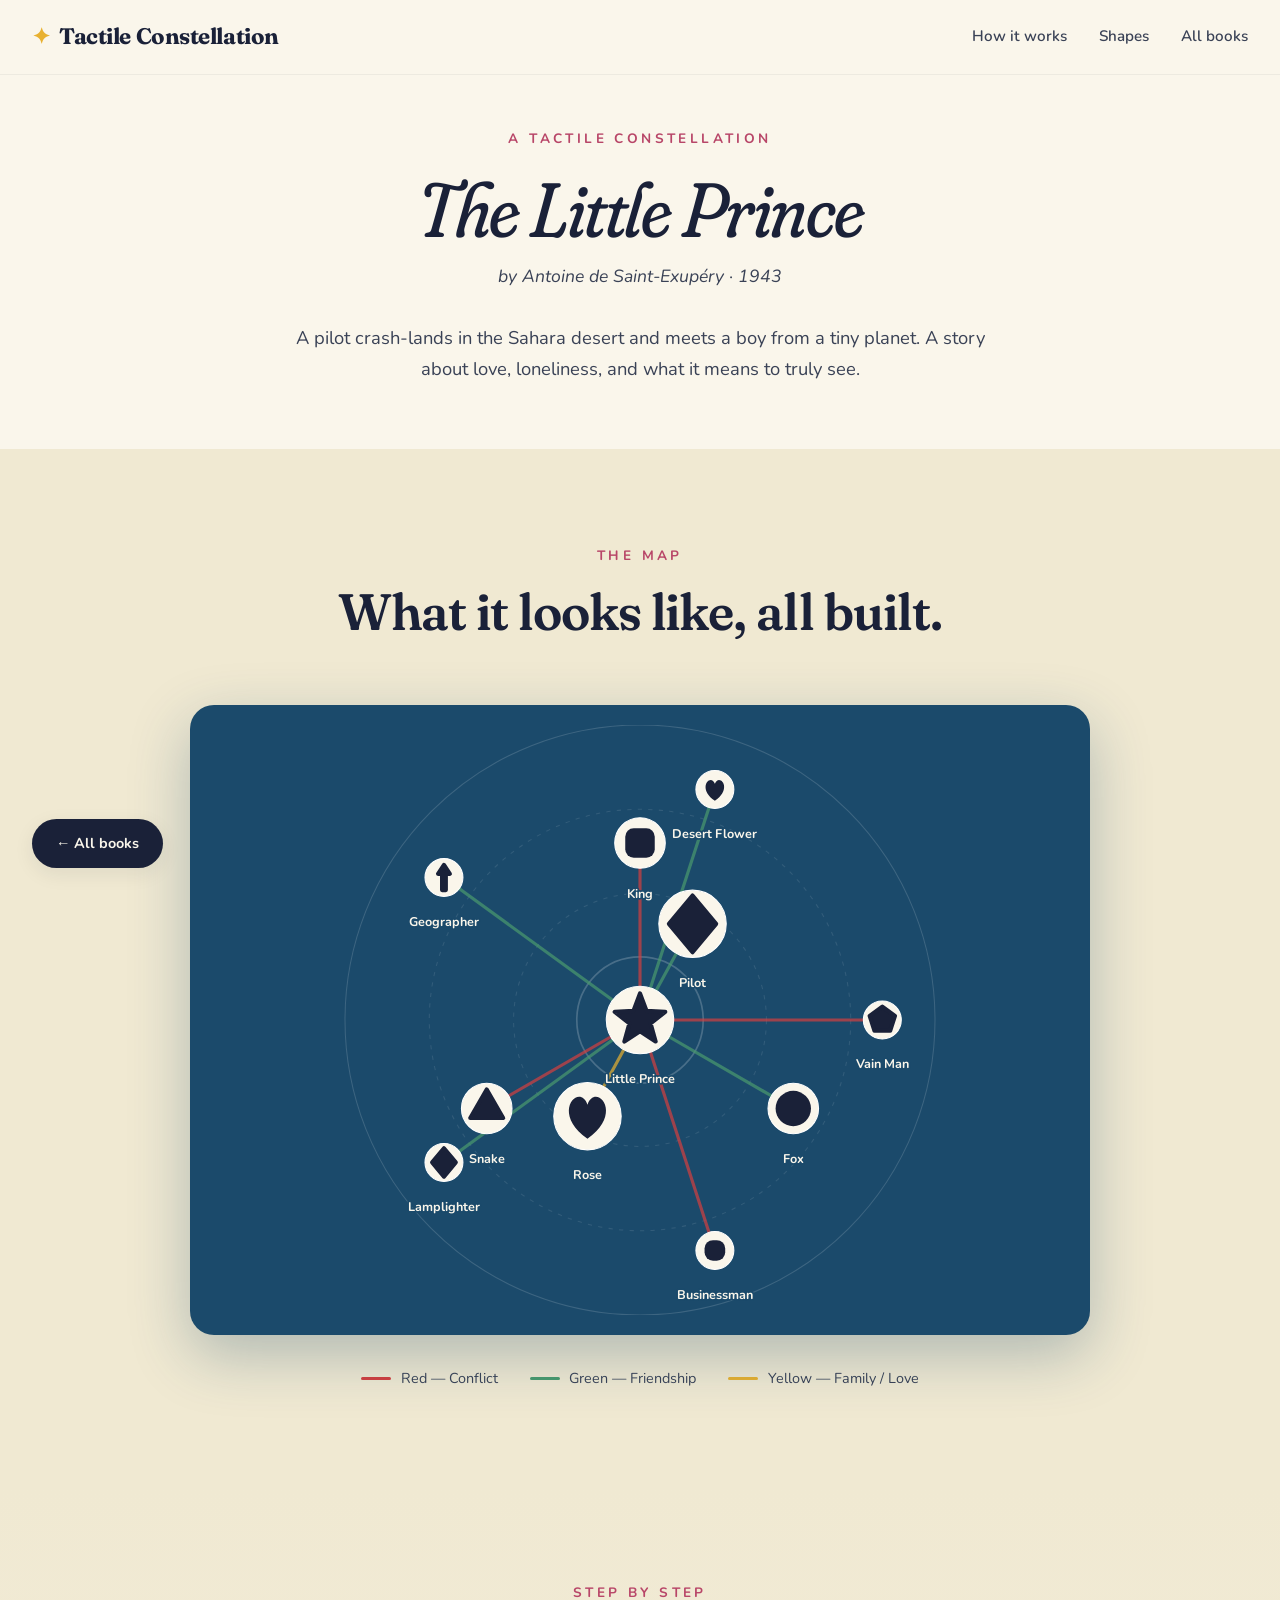
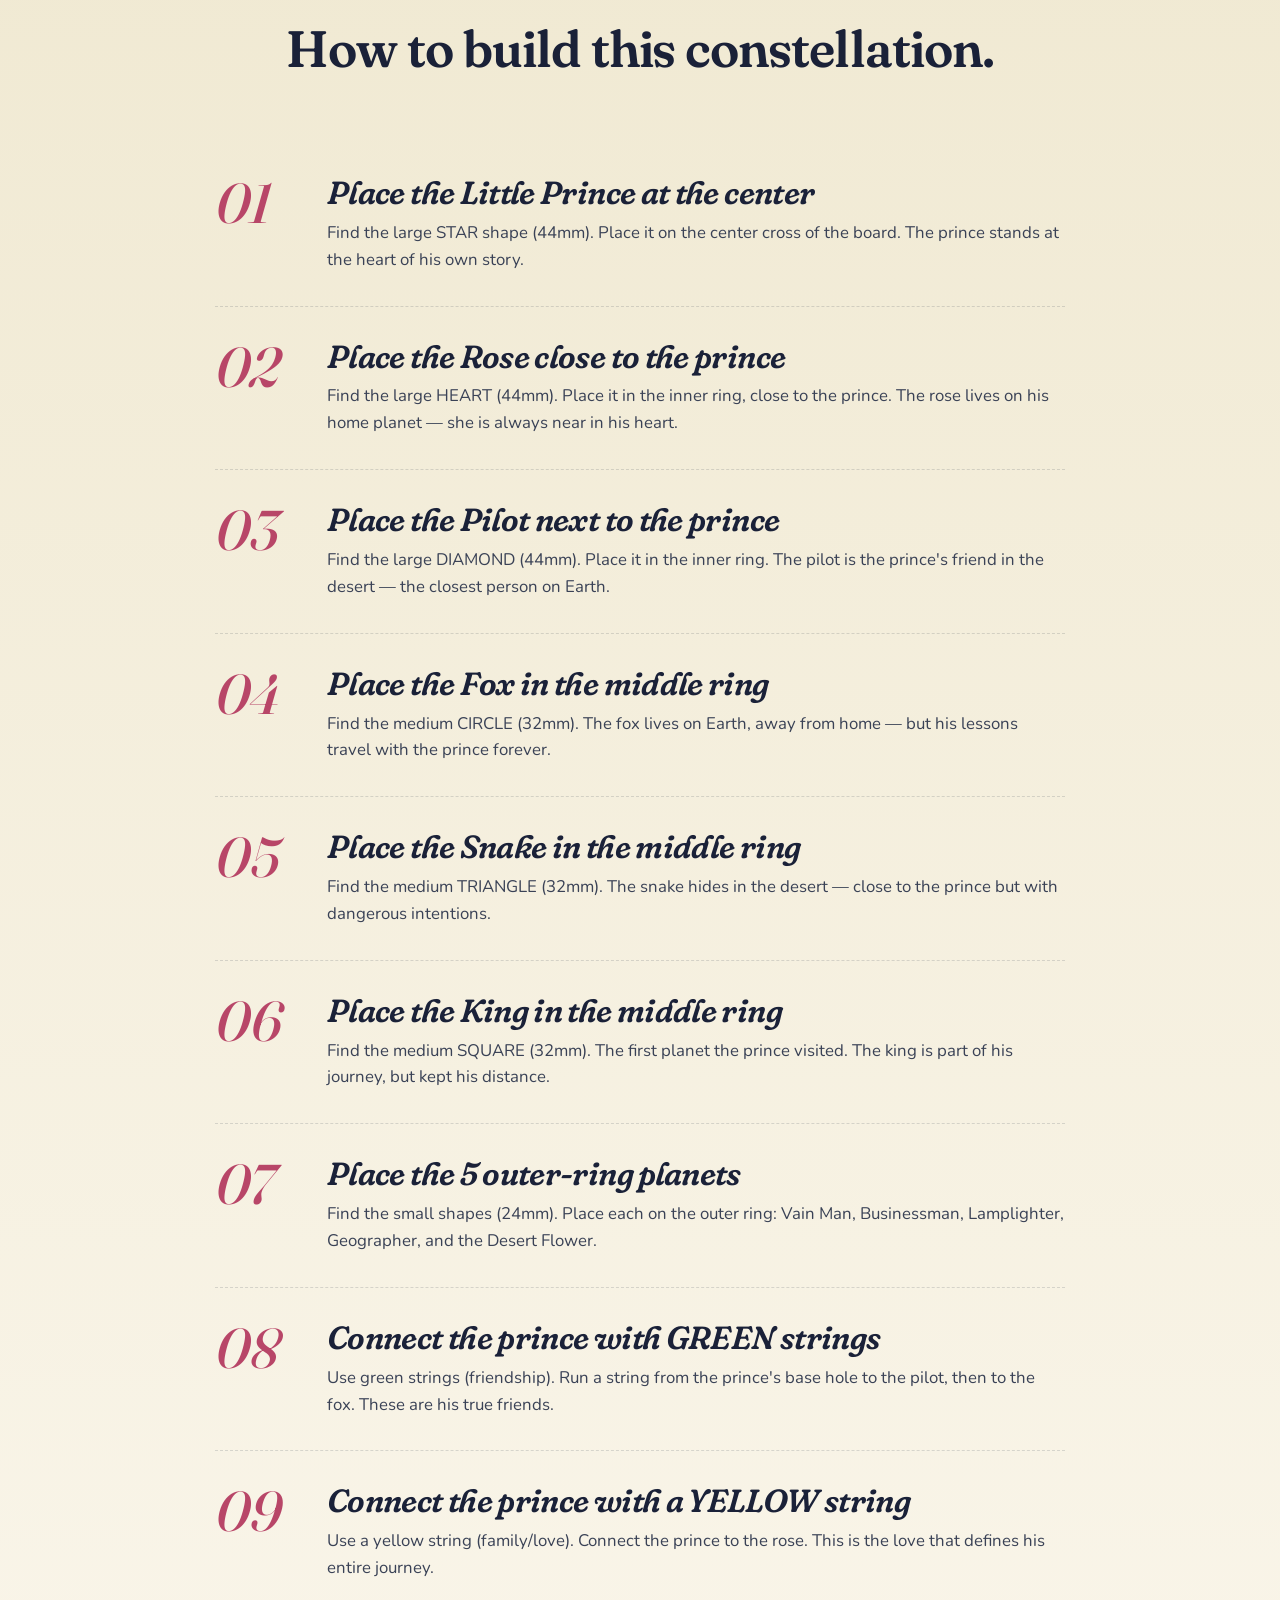
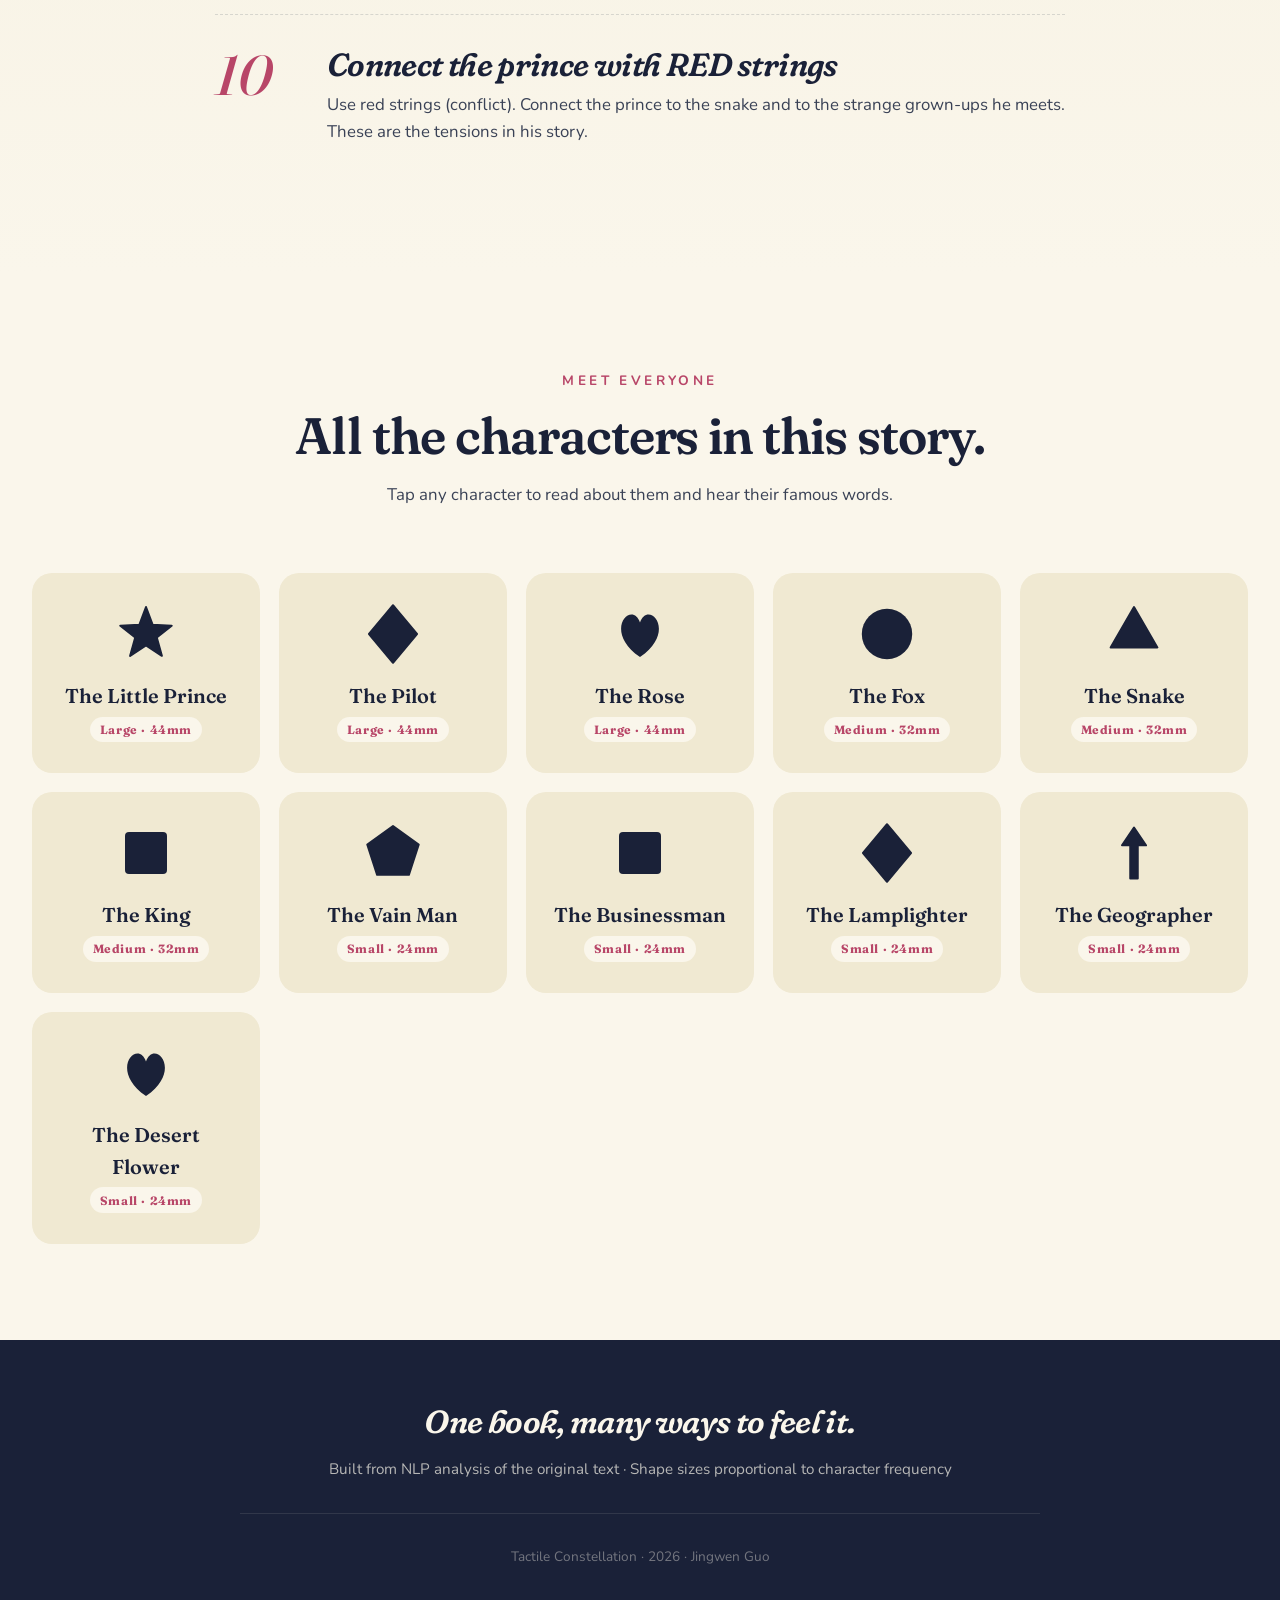
<file: prince.html>
<!DOCTYPE html>
<html lang="en">
<head>
  <meta charset="UTF-8">
  <meta name="viewport" content="width=device-width, initial-scale=1.0">
  <title>The Little Prince — Tactile Constellation</title>
  <link rel="stylesheet" href="style.css">
  <link rel="icon" type="image/svg+xml" href="data:image/svg+xml,%3Csvg xmlns='http://www.w3.org/2000/svg' viewBox='0 0 100 100'%3E%3Cpolygon points='50,5 61,38 95,38 67,58 78,92 50,71 22,92 33,58 5,38 39,38' fill='%23E8B130'/%3E%3C/svg%3E">
</head>
<body>

<nav class="nav">
  <div class="nav-inner">
    <a href="index.html" class="nav-logo">
      <span class="nav-logo-star">✦</span> Tactile Constellation
    </a>
    <ul class="nav-links">
      <li><a href="index.html#how">How it works</a></li>
      <li><a href="index.html#shapes">Shapes</a></li>
      <li><a href="index.html#books">All books</a></li>
    </ul>
  </div>
</nav>

<section class="book-hero">
  <div class="container">
    <div class="book-hero-eyebrow">A Tactile Constellation</div>
    <h1>The Little Prince</h1>
    <p class="book-hero-author">by Antoine de Saint-Exupéry · 1943</p>
    <p class="book-hero-tagline">A pilot crash-lands in the Sahara desert and meets a boy from a tiny planet. A story about love, loneliness, and what it means to truly see.</p>
  </div>
</section>

<section class="section board-section">
  <div class="container">
    <div class="section-header">
      <div class="label">The Map</div>
      <h2>What it looks like, all built.</h2>
    </div>
    <div class="board-wrapper">
      <svg class="board-svg" viewBox="0 0 400 280" id="board-svg" xmlns="http://www.w3.org/2000/svg">
        <circle cx="200" cy="140" r="140" fill="none" stroke="rgba(255,255,255,0.15)" stroke-width="0.5"/>
        <circle cx="200" cy="140" r="100" fill="none" stroke="rgba(255,255,255,0.1)" stroke-width="0.5" stroke-dasharray="2 3"/>
        <circle cx="200" cy="140" r="60" fill="none" stroke="rgba(255,255,255,0.1)" stroke-width="0.5" stroke-dasharray="2 3"/>
        <circle cx="200" cy="140" r="30" fill="none" stroke="rgba(255,255,255,0.2)" stroke-width="0.8"/>
        <line x1="195" y1="140" x2="205" y2="140" stroke="rgba(255,255,255,0.4)" stroke-width="0.5"/>
        <line x1="200" y1="135" x2="200" y2="145" stroke="rgba(255,255,255,0.4)" stroke-width="0.5"/>
        <g id="board-content"></g>
      </svg>
    </div>
    <div class="board-legend">
      <div class="legend-item"><div class="legend-line red"></div> Red — Conflict</div>
      <div class="legend-item"><div class="legend-line green"></div> Green — Friendship</div>
      <div class="legend-item"><div class="legend-line yellow"></div> Yellow — Family / Love</div>
    </div>
  </div>
</section>

<section class="section assembly">
  <div class="container">
    <div class="section-header">
      <div class="label">Step by step</div>
      <h2>How to build this constellation.</h2>
    </div>
    <div style="max-width: 850px; margin: 0 auto;" id="assembly-steps"></div>
  </div>
</section>

<section class="section characters-section">
  <div class="container">
    <div class="section-header">
      <div class="label">Meet everyone</div>
      <h2>All the characters in this story.</h2>
      <p style="max-width: 600px; margin: 1rem auto 0; color: var(--ink-soft);">
        Tap any character to read about them and hear their famous words.
      </p>
    </div>
    <div class="characters-grid" id="characters-grid"></div>
  </div>
</section>

<a href="index.html" class="back-link">← All books</a>

<footer class="footer">
  <div class="footer-content">
    <h3>One book, many ways to feel it.</h3>
    <p>Built from NLP analysis of the original text · Shape sizes proportional to character frequency</p>
    <div class="footer-credit">Tactile Constellation · 2026 · Jingwen Guo</div>
  </div>
</footer>

<script src="characters-data.js"></script>
<script src="script.js"></script>
<script>
const BOOK_SLUG = "prince";
const book = window.BOOKS[BOOK_SLUG];
function characterUrl(charKey) {
  return `character.html?book=${BOOK_SLUG}&char=${charKey}`;
}
function getCharPosition(charKey, charData, allChars) {
  const positions = {};
  const charsArray = Object.entries(allChars);
  let mainKey = charsArray.find(([k, c]) => c.archetype === "Hero")?.[0];
  if (!mainKey) mainKey = charsArray[0][0];
  positions[mainKey] = { x: 200, y: 140 };
  const innerL = charsArray.filter(([k, c]) => c.size === "L" && k !== mainKey);
  innerL.forEach(([k], i) => {
    const angle = (i / innerL.length) * Math.PI * 2 - Math.PI / 2 + 0.5;
    positions[k] = { x: 200 + 52 * Math.cos(angle), y: 140 + 52 * Math.sin(angle) };
  });
  const middleM = charsArray.filter(([k, c]) => c.size === "M");
  middleM.forEach(([k], i) => {
    const angle = (i / middleM.length) * Math.PI * 2 + Math.PI / 6;
    positions[k] = { x: 200 + 84 * Math.cos(angle), y: 140 + 84 * Math.sin(angle) };
  });
  const outerS = charsArray.filter(([k, c]) => c.size === "S");
  outerS.forEach(([k], i) => {
    const angle = (i / outerS.length) * Math.PI * 2;
    positions[k] = { x: 200 + 115 * Math.cos(angle), y: 140 + 115 * Math.sin(angle) };
  });
  return positions[charKey];
}
function renderBoard() {
  const svg = document.getElementById('board-content');
  const allChars = book.characters;
  const positions = {};
  Object.keys(allChars).forEach(key => { positions[key] = getCharPosition(key, allChars[key], allChars); });
  const drawnPairs = new Set();
  Object.entries(allChars).forEach(([key, char]) => {
    if (!char.relations) return;
    char.relations.forEach(rel => {
      const pairKey = [key, rel.to].sort().join('-');
      if (drawnPairs.has(pairKey)) return;
      drawnPairs.add(pairKey);
      const from = positions[key]; const to = positions[rel.to];
      if (!from || !to) return;
      const colorMap = { red: '#D43F3F', green: '#4A9B6E', yellow: '#E8B130' };
      const stroke = colorMap[rel.type] || '#FFFFFF';
      const line = document.createElementNS('http://www.w3.org/2000/svg', 'line');
      line.setAttribute('x1', from.x); line.setAttribute('y1', from.y);
      line.setAttribute('x2', to.x); line.setAttribute('y2', to.y);
      line.setAttribute('stroke', stroke); line.setAttribute('stroke-width', '1.5');
      line.setAttribute('stroke-opacity', '0.7'); line.setAttribute('stroke-linecap', 'round');
      svg.appendChild(line);
    });
  });
  Object.entries(allChars).forEach(([key, char]) => {
    const pos = positions[key]; if (!pos) return;
    const sizeMap = { L: 14, M: 10, S: 7 };
    const size = sizeMap[char.size] || 10;
    const g = document.createElementNS('http://www.w3.org/2000/svg', 'g');
    g.setAttribute('transform', `translate(${pos.x}, ${pos.y})`);
    g.style.cursor = 'pointer';
    const bg = document.createElementNS('http://www.w3.org/2000/svg', 'circle');
    bg.setAttribute('r', size + 2); bg.setAttribute('fill', '#FAF6EB');
    bg.setAttribute('stroke', '#FFFFFF'); bg.setAttribute('stroke-width', '0.5');
    g.appendChild(bg);
    const shapeFn = SHAPES[char.shape];
    if (shapeFn) {
      const D = size * 2;
      const tmp = document.createElement('div');
      tmp.innerHTML = shapeFn(D, '#1A2138');
      const innerSvg = tmp.querySelector('svg');
      const wrapper = document.createElementNS('http://www.w3.org/2000/svg', 'svg');
      wrapper.setAttribute('x', -size);
      wrapper.setAttribute('y', -size);
      wrapper.setAttribute('width', D);
      wrapper.setAttribute('height', D);
      wrapper.setAttribute('viewBox', `0 0 ${D} ${D}`);
      wrapper.setAttribute('overflow', 'visible');
      while (innerSvg.firstChild) { wrapper.appendChild(innerSvg.firstChild); }
      g.appendChild(wrapper);
    }
    const text = document.createElementNS('http://www.w3.org/2000/svg', 'text');
    text.setAttribute('text-anchor', 'middle');
    text.setAttribute('y', size + 16);
    text.setAttribute('fill', '#FAF6EB');
    text.setAttribute('font-size', '6');
    text.setAttribute('font-family', 'Nunito, sans-serif');
    text.setAttribute('font-weight', '700');
    text.setAttribute('paint-order', 'stroke');
    text.setAttribute('stroke', '#1B4A6B');
    text.setAttribute('stroke-width', '1.6');
    text.setAttribute('stroke-linejoin', 'round');
    text.textContent = char.name.replace('The ', '');
    g.appendChild(text);
    g.addEventListener('click', () => { window.location.href = characterUrl(key); });
    svg.appendChild(g);
  });
}
function renderAssemblySteps() {
  const container = document.getElementById('assembly-steps');
  book.assemblySteps.forEach((step, i) => {
    const div = document.createElement('div');
    div.className = 'assembly-step';
    div.innerHTML = `
      <div class="step-number">${String(i+1).padStart(2,'0')}</div>
      <div class="step-content">
        <h3>${step.title}</h3>
        <p>${step.text}</p>
      </div>
    `;
    container.appendChild(div);
  });
}
function renderCharacterGrid() {
  const grid = document.getElementById('characters-grid');
  Object.entries(book.characters).forEach(([key, char]) => {
    const card = document.createElement('a');
    card.className = 'character-card';
    card.href = characterUrl(key);
    card.innerHTML = `
      <div class="character-shape" data-shape="${char.shape}" data-size="60"></div>
      <div class="character-name">${char.name}</div>
      <div class="character-size-badge">${char.sizeLabel} · ${char.sizeDiameter}</div>
    `;
    grid.appendChild(card);
  });
  document.querySelectorAll('.character-card [data-shape]').forEach(el => {
    if (!el.querySelector('svg')) { renderShape(el, el.dataset.shape, parseInt(el.dataset.size) || 60); }
  });
}
document.addEventListener('DOMContentLoaded', () => {
  renderBoard(); renderAssemblySteps(); renderCharacterGrid();
});

</script>

</body>
</html>
</file>
<file: style.css>
/* =============================================
   Tactile Constellation - Stylesheet
   Warm, whimsical, child-friendly aesthetic
   ============================================= */

@import url('https://fonts.googleapis.com/css2?family=Fraunces:opsz,wght,SOFT,WONK@9..144,300..900,0..100,0..1&family=Nunito:wght@300;400;600;700;900&display=swap');

:root {
  /* Warm cream base */
  --cream: #FAF6EB;
  --cream-dark: #F0E9D2;
  --ink: #1A2138;
  --ink-soft: #3A4256;
  
  /* Star palette */
  --gold: #E8B130;
  --gold-deep: #C8881A;
  --rose: #E8718D;
  --berry: #B84668;
  --sky: #5B8FB9;
  --deep-sky: #1B4A6B;
  --sage: #7BA77F;
  --terracotta: #D4734A;
  
  /* String colors */
  --string-red: #D43F3F;
  --string-green: #4A9B6E;
  --string-yellow: #E8B130;
  
  /* Effects */
  --shadow-soft: 0 6px 20px rgba(26, 33, 56, 0.08);
  --shadow-warm: 0 12px 40px rgba(184, 70, 104, 0.15);
  --paper-texture: repeating-linear-gradient(
    45deg,
    transparent,
    transparent 2px,
    rgba(184, 70, 104, 0.015) 2px,
    rgba(184, 70, 104, 0.015) 4px
  );
}

* {
  margin: 0;
  padding: 0;
  box-sizing: border-box;
}

html {
  scroll-behavior: smooth;
}

body {
  font-family: 'Nunito', sans-serif;
  background: var(--cream);
  background-image: var(--paper-texture);
  color: var(--ink);
  line-height: 1.6;
  min-height: 100vh;
  overflow-x: hidden;
}

/* =============================================
   Typography
   ============================================= */

h1, h2, h3, h4 {
  font-family: 'Fraunces', serif;
  font-weight: 600;
  line-height: 1.15;
  letter-spacing: -0.02em;
  font-variation-settings: 'SOFT' 50, 'WONK' 1;
}

h1 { font-size: clamp(2.5rem, 6vw, 5.5rem); }
h2 { font-size: clamp(2rem, 4vw, 3.5rem); }
h3 { font-size: clamp(1.4rem, 2.5vw, 2rem); }

p { font-size: 1.05rem; }

.serif { font-family: 'Fraunces', serif; }
.italic { font-style: italic; }

/* =============================================
   Navigation
   ============================================= */

.nav {
  position: fixed;
  top: 0;
  left: 0;
  right: 0;
  z-index: 100;
  padding: 1.2rem 2rem;
  background: rgba(250, 246, 235, 0.92);
  backdrop-filter: blur(12px);
  -webkit-backdrop-filter: blur(12px);
  border-bottom: 1px solid rgba(26, 33, 56, 0.06);
}

.nav-inner {
  max-width: 1300px;
  margin: 0 auto;
  display: flex;
  justify-content: space-between;
  align-items: center;
}

.nav-logo {
  font-family: 'Fraunces', serif;
  font-weight: 700;
  font-size: 1.4rem;
  color: var(--ink);
  text-decoration: none;
  letter-spacing: -0.02em;
  display: flex;
  align-items: center;
  gap: 0.6rem;
}

.nav-logo-star {
  display: inline-block;
  animation: gentle-spin 20s linear infinite;
  color: var(--gold);
}

@keyframes gentle-spin {
  from { transform: rotate(0deg); }
  to { transform: rotate(360deg); }
}

.nav-links {
  display: flex;
  gap: 2rem;
  list-style: none;
}

.nav-links a {
  color: var(--ink-soft);
  text-decoration: none;
  font-weight: 600;
  font-size: 0.95rem;
  transition: color 0.2s;
  position: relative;
}

.nav-links a:hover {
  color: var(--berry);
}

.nav-links a::after {
  content: '';
  position: absolute;
  bottom: -4px;
  left: 0;
  width: 0;
  height: 2px;
  background: var(--berry);
  transition: width 0.3s;
}

.nav-links a:hover::after {
  width: 100%;
}

/* =============================================
   Container
   ============================================= */

.container {
  max-width: 1300px;
  margin: 0 auto;
  padding: 0 2rem;
}

.section {
  padding: 6rem 0;
  position: relative;
}

/* =============================================
   Hero
   ============================================= */

.hero {
  min-height: 100vh;
  display: flex;
  align-items: center;
  position: relative;
  padding-top: 5rem;
  overflow: hidden;
}

.hero-content {
  max-width: 900px;
  position: relative;
  z-index: 2;
}

.hero-eyebrow {
  font-family: 'Nunito', sans-serif;
  font-weight: 700;
  font-size: 0.85rem;
  letter-spacing: 0.25em;
  text-transform: uppercase;
  color: var(--berry);
  margin-bottom: 1.5rem;
  display: flex;
  align-items: center;
  gap: 0.8rem;
}

.hero-eyebrow::before {
  content: '';
  width: 30px;
  height: 1px;
  background: var(--berry);
}

.hero h1 {
  font-weight: 400;
  font-style: italic;
  font-variation-settings: 'SOFT' 100, 'WONK' 1, 'opsz' 144;
  color: var(--ink);
  margin-bottom: 1.5rem;
}

.hero h1 .accent {
  color: var(--berry);
  font-style: italic;
  font-weight: 600;
}

.hero h1 .star-dot {
  display: inline-block;
  color: var(--gold);
  animation: twinkle 3s infinite;
}

@keyframes twinkle {
  0%, 100% { opacity: 1; transform: scale(1); }
  50% { opacity: 0.6; transform: scale(0.9); }
}

.hero-tagline {
  font-size: 1.3rem;
  color: var(--ink-soft);
  max-width: 600px;
  margin-bottom: 3rem;
  line-height: 1.7;
}

.hero-buttons {
  display: flex;
  gap: 1.2rem;
  flex-wrap: wrap;
}

.btn {
  display: inline-flex;
  align-items: center;
  gap: 0.6rem;
  padding: 1rem 2rem;
  border-radius: 100px;
  font-family: 'Nunito', sans-serif;
  font-weight: 700;
  font-size: 1rem;
  text-decoration: none;
  border: none;
  cursor: pointer;
  transition: all 0.3s;
  position: relative;
  overflow: hidden;
}

.btn-primary {
  background: var(--ink);
  color: var(--cream);
  box-shadow: var(--shadow-soft);
}

.btn-primary:hover {
  background: var(--berry);
  transform: translateY(-2px);
  box-shadow: var(--shadow-warm);
}

.btn-secondary {
  background: transparent;
  color: var(--ink);
  border: 2px solid var(--ink);
}

.btn-secondary:hover {
  background: var(--ink);
  color: var(--cream);
}

.btn-arrow {
  transition: transform 0.3s;
}

.btn:hover .btn-arrow {
  transform: translateX(4px);
}

/* Floating shapes in hero background */
.hero-shape {
  position: absolute;
  opacity: 0.08;
  pointer-events: none;
}

.hero-shape-1 {
  top: 10%;
  right: 8%;
  width: 200px;
  height: 200px;
  animation: float 12s ease-in-out infinite;
}

.hero-shape-2 {
  bottom: 15%;
  right: 20%;
  width: 120px;
  height: 120px;
  animation: float 8s ease-in-out infinite reverse;
}

.hero-shape-3 {
  top: 30%;
  right: 30%;
  width: 80px;
  height: 80px;
  animation: float 10s ease-in-out infinite;
}

@keyframes float {
  0%, 100% { transform: translateY(0) rotate(0deg); }
  50% { transform: translateY(-30px) rotate(8deg); }
}

/* =============================================
   How It Works
   ============================================= */

.how-it-works {
  background: linear-gradient(180deg, var(--cream) 0%, var(--cream-dark) 100%);
}

.section-header {
  text-align: center;
  margin-bottom: 4rem;
}

.section-header h2 {
  margin-bottom: 1rem;
}

.section-header .label {
  font-family: 'Nunito', sans-serif;
  font-weight: 700;
  font-size: 0.85rem;
  letter-spacing: 0.25em;
  text-transform: uppercase;
  color: var(--berry);
  margin-bottom: 1rem;
}

.steps {
  display: grid;
  grid-template-columns: repeat(auto-fit, minmax(250px, 1fr));
  gap: 2rem;
  max-width: 1200px;
  margin: 0 auto;
}

.step {
  background: var(--cream);
  padding: 2.5rem 2rem;
  border-radius: 24px;
  position: relative;
  border: 1px solid rgba(26, 33, 56, 0.05);
  transition: all 0.4s;
}

.step:hover {
  transform: translateY(-8px);
  box-shadow: var(--shadow-warm);
}

.step-icon {
  width: 56px;
  height: 56px;
  display: flex;
  align-items: center;
  justify-content: center;
  background: var(--cream-dark);
  border-radius: 50%;
  margin-bottom: 1.5rem;
  font-size: 1.6rem;
  font-family: 'Fraunces', serif;
  font-weight: 700;
  color: var(--berry);
}

.step h3 {
  margin-bottom: 0.8rem;
  color: var(--ink);
}

.step p {
  color: var(--ink-soft);
  font-size: 0.98rem;
}

/* =============================================
   Archetypes (8 shapes)
   ============================================= */

.archetypes {
  background: var(--cream);
}

.archetypes-grid {
  display: grid;
  grid-template-columns: repeat(auto-fill, minmax(140px, 1fr));
  gap: 1.5rem;
  max-width: 900px;
  margin: 0 auto;
}

.archetype {
  text-align: center;
  padding: 1.8rem 1rem;
  background: var(--cream-dark);
  border-radius: 20px;
  transition: all 0.3s;
}

.archetype:hover {
  transform: translateY(-4px) rotate(-2deg);
  box-shadow: var(--shadow-soft);
}

.archetype-shape {
  width: 60px;
  height: 60px;
  margin: 0 auto 1rem;
  display: flex;
  align-items: center;
  justify-content: center;
}

.archetype-shape svg {
  width: 100%;
  height: 100%;
}

.archetype-name {
  font-family: 'Fraunces', serif;
  font-size: 1.2rem;
  font-weight: 600;
  color: var(--ink);
  margin-bottom: 0.2rem;
}

.archetype-role {
  font-size: 0.85rem;
  color: var(--ink-soft);
  font-style: italic;
}

/* =============================================
   Books
   ============================================= */

.books {
  background: linear-gradient(180deg, var(--cream-dark) 0%, var(--cream) 100%);
}

.books-grid {
  display: grid;
  grid-template-columns: repeat(auto-fit, minmax(300px, 1fr));
  gap: 2rem;
}

.book-card {
  position: relative;
  background: var(--cream);
  border-radius: 28px;
  padding: 2.5rem 2rem;
  overflow: hidden;
  text-decoration: none;
  color: inherit;
  transition: all 0.4s cubic-bezier(0.4, 0, 0.2, 1);
  border: 2px solid transparent;
  display: block;
}

.book-card:hover {
  transform: translateY(-8px);
  box-shadow: var(--shadow-warm);
  border-color: var(--berry);
}

.book-card-eyebrow {
  font-family: 'Nunito', sans-serif;
  font-weight: 700;
  font-size: 0.75rem;
  letter-spacing: 0.2em;
  text-transform: uppercase;
  color: var(--berry);
  margin-bottom: 1rem;
}

.book-card h3 {
  font-family: 'Fraunces', serif;
  font-style: italic;
  font-weight: 500;
  font-variation-settings: 'SOFT' 100, 'WONK' 1;
  margin-bottom: 0.5rem;
  font-size: 2.2rem;
}

.book-author {
  font-style: italic;
  color: var(--ink-soft);
  margin-bottom: 1.5rem;
  font-size: 0.95rem;
}

.book-stats {
  display: flex;
  gap: 1.5rem;
  margin-bottom: 1.5rem;
  font-size: 0.9rem;
  color: var(--ink-soft);
  padding-top: 1rem;
  border-top: 1px solid rgba(26, 33, 56, 0.1);
}

.book-stat strong {
  display: block;
  font-family: 'Fraunces', serif;
  font-size: 1.5rem;
  font-weight: 600;
  color: var(--ink);
}

.book-cta {
  display: inline-flex;
  align-items: center;
  gap: 0.4rem;
  font-weight: 700;
  color: var(--berry);
  font-size: 0.95rem;
}

/* Book accent stripe */
.book-stripe {
  position: absolute;
  top: 0;
  left: 0;
  width: 100%;
  height: 8px;
}

.book-card:nth-child(1) .book-stripe { background: var(--gold); }
.book-card:nth-child(2) .book-stripe { background: var(--rose); }
.book-card:nth-child(3) .book-stripe { background: var(--sage); }

/* =============================================
   Book Page Header
   ============================================= */

.book-hero {
  padding: 8rem 0 4rem;
  background: var(--cream);
  text-align: center;
  position: relative;
}

.book-hero-eyebrow {
  font-family: 'Nunito', sans-serif;
  font-weight: 700;
  font-size: 0.85rem;
  letter-spacing: 0.25em;
  text-transform: uppercase;
  color: var(--berry);
  margin-bottom: 1rem;
}

.book-hero h1 {
  font-style: italic;
  font-weight: 400;
  font-variation-settings: 'SOFT' 100, 'WONK' 1, 'opsz' 144;
  margin-bottom: 0.5rem;
}

.book-hero-author {
  font-style: italic;
  color: var(--ink-soft);
  font-size: 1.1rem;
  margin-bottom: 2rem;
}

.book-hero-tagline {
  max-width: 700px;
  margin: 0 auto;
  font-size: 1.15rem;
  color: var(--ink-soft);
  line-height: 1.7;
}

/* =============================================
   Board map (SVG visualization)
   ============================================= */

.board-section {
  background: var(--cream-dark);
}

.board-wrapper {
  max-width: 900px;
  margin: 0 auto;
  position: relative;
  aspect-ratio: 400/280;
  background: var(--deep-sky);
  border-radius: 24px;
  overflow: hidden;
  padding: 20px;
  box-shadow: 0 20px 60px rgba(27, 74, 107, 0.3);
}

.board-svg {
  width: 100%;
  height: 100%;
  display: block;
}

.board-legend {
  display: flex;
  justify-content: center;
  gap: 2rem;
  margin-top: 2rem;
  flex-wrap: wrap;
}

.legend-item {
  display: flex;
  align-items: center;
  gap: 0.6rem;
  font-size: 0.9rem;
  color: var(--ink-soft);
}

.legend-line {
  width: 30px;
  height: 3px;
  border-radius: 2px;
}

.legend-line.red { background: var(--string-red); }
.legend-line.green { background: var(--string-green); }
.legend-line.yellow { background: var(--string-yellow); }

/* =============================================
   Character grid
   ============================================= */

.characters-section {
  background: var(--cream);
}

.characters-grid {
  display: grid;
  grid-template-columns: repeat(auto-fill, minmax(220px, 1fr));
  gap: 1.2rem;
}

.character-card {
  background: var(--cream-dark);
  border-radius: 20px;
  padding: 1.8rem 1.5rem;
  text-align: center;
  text-decoration: none;
  color: inherit;
  transition: all 0.3s;
  border: 2px solid transparent;
  display: block;
}

.character-card:hover {
  transform: translateY(-4px);
  border-color: var(--berry);
  box-shadow: var(--shadow-soft);
}

.character-shape {
  width: 60px;
  height: 60px;
  margin: 0 auto 1rem;
  display: flex;
  align-items: center;
  justify-content: center;
}

.character-shape svg {
  width: 100%;
  height: 100%;
}

.character-name {
  font-family: 'Fraunces', serif;
  font-size: 1.25rem;
  font-weight: 600;
  margin-bottom: 0.3rem;
  color: var(--ink);
}

.character-size-badge {
  display: inline-block;
  font-family: 'Fraunces', serif;
  font-weight: 700;
  font-size: 0.75rem;
  padding: 0.2rem 0.6rem;
  background: var(--cream);
  border-radius: 100px;
  color: var(--berry);
  letter-spacing: 0.05em;
}

/* =============================================
   Step-by-step assembly guide
   ============================================= */

.assembly {
  background: linear-gradient(180deg, var(--cream-dark) 0%, var(--cream) 100%);
}

.assembly-step {
  display: grid;
  grid-template-columns: 80px 1fr;
  gap: 2rem;
  align-items: start;
  padding: 2rem 0;
  border-bottom: 1px dashed rgba(26, 33, 56, 0.15);
}

.assembly-step:last-child {
  border-bottom: none;
}

.step-number {
  font-family: 'Fraunces', serif;
  font-style: italic;
  font-weight: 500;
  font-size: 3.5rem;
  color: var(--berry);
  line-height: 1;
  font-variation-settings: 'WONK' 1, 'opsz' 144;
}

.step-content h3 {
  font-style: italic;
  font-variation-settings: 'SOFT' 100, 'WONK' 1;
  margin-bottom: 0.5rem;
}

.step-content p {
  color: var(--ink-soft);
}

.step-content .character-mention {
  display: inline-flex;
  align-items: center;
  gap: 0.3rem;
  background: var(--cream-dark);
  padding: 0.2rem 0.6rem;
  border-radius: 100px;
  font-weight: 700;
  color: var(--ink);
  font-size: 0.95em;
}

.step-content .character-mention svg {
  width: 18px;
  height: 18px;
}

/* =============================================
   Character detail page
   ============================================= */

.char-detail-hero {
  padding: 8rem 0 4rem;
  background: var(--cream);
  position: relative;
}

.char-detail-grid {
  display: grid;
  grid-template-columns: 1fr 1.5fr;
  gap: 4rem;
  align-items: center;
  max-width: 1000px;
  margin: 0 auto;
}

@media (max-width: 768px) {
  .char-detail-grid { grid-template-columns: 1fr; }
}

.char-detail-shape {
  width: 280px;
  height: 280px;
  margin: 0 auto;
  display: flex;
  align-items: center;
  justify-content: center;
  background: var(--cream-dark);
  border-radius: 50%;
  position: relative;
  box-shadow: var(--shadow-warm);
}

.char-detail-shape svg {
  width: 60%;
  height: 60%;
}

.char-detail-shape::before {
  content: '';
  position: absolute;
  inset: -15px;
  border: 2px dashed rgba(184, 70, 104, 0.3);
  border-radius: 50%;
  animation: gentle-spin 30s linear infinite;
}

.char-name-block .eyebrow {
  font-family: 'Nunito', sans-serif;
  font-weight: 700;
  font-size: 0.85rem;
  letter-spacing: 0.25em;
  text-transform: uppercase;
  color: var(--berry);
  margin-bottom: 0.5rem;
}

.char-name-block h1 {
  font-size: 4rem;
  font-style: italic;
  font-weight: 400;
  font-variation-settings: 'SOFT' 100, 'WONK' 1, 'opsz' 144;
  margin-bottom: 0.5rem;
}

.char-name-block .role {
  font-family: 'Fraunces', serif;
  font-style: italic;
  font-size: 1.5rem;
  color: var(--berry);
  margin-bottom: 1.5rem;
}

.char-specs {
  display: grid;
  grid-template-columns: repeat(2, 1fr);
  gap: 1rem;
  margin-top: 1.5rem;
}

.spec {
  background: var(--cream-dark);
  padding: 1rem 1.2rem;
  border-radius: 14px;
}

.spec .label {
  font-size: 0.75rem;
  letter-spacing: 0.15em;
  text-transform: uppercase;
  color: var(--ink-soft);
  margin-bottom: 0.3rem;
  font-weight: 700;
}

.spec .value {
  font-family: 'Fraunces', serif;
  font-size: 1.2rem;
  font-weight: 600;
  color: var(--ink);
}

/* Position guide */
.position-section {
  background: var(--cream-dark);
}

.position-card {
  max-width: 700px;
  margin: 0 auto;
  background: var(--cream);
  border-radius: 24px;
  padding: 3rem;
  text-align: center;
  position: relative;
}

.position-card h3 {
  margin-bottom: 1rem;
  font-style: italic;
  font-variation-settings: 'SOFT' 100, 'WONK' 1;
}

.position-coord {
  display: inline-block;
  font-family: 'Fraunces', serif;
  font-size: 2.5rem;
  font-weight: 600;
  color: var(--berry);
  margin: 1rem 0;
}

.position-description {
  color: var(--ink-soft);
  font-size: 1.1rem;
}

/* Famous quote */
.quote-section {
  background: var(--deep-sky);
  color: var(--cream);
  position: relative;
  overflow: hidden;
}

.quote-section::before {
  content: '"';
  position: absolute;
  top: -40px;
  left: 60px;
  font-family: 'Fraunces', serif;
  font-size: 18rem;
  color: rgba(255, 255, 255, 0.06);
  line-height: 1;
}

.quote-card {
  max-width: 800px;
  margin: 0 auto;
  text-align: center;
  position: relative;
  z-index: 1;
}

.quote-text {
  font-family: 'Fraunces', serif;
  font-style: italic;
  font-size: clamp(1.4rem, 3vw, 2.5rem);
  line-height: 1.4;
  margin-bottom: 2rem;
  font-variation-settings: 'SOFT' 50, 'WONK' 1, 'opsz' 144;
}

.quote-context {
  font-size: 0.95rem;
  color: rgba(250, 246, 235, 0.7);
  margin-bottom: 2rem;
  letter-spacing: 0.05em;
}

.play-btn {
  display: inline-flex;
  align-items: center;
  gap: 0.8rem;
  padding: 1rem 2rem;
  background: var(--gold);
  color: var(--deep-sky);
  border: none;
  border-radius: 100px;
  font-family: 'Nunito', sans-serif;
  font-weight: 700;
  font-size: 1rem;
  cursor: pointer;
  transition: all 0.3s;
  box-shadow: 0 8px 25px rgba(232, 177, 48, 0.3);
}

.play-btn:hover {
  transform: translateY(-2px);
  background: #F5C854;
  box-shadow: 0 12px 30px rgba(232, 177, 48, 0.4);
}

.play-btn.playing {
  background: var(--rose);
  color: var(--cream);
}

.play-icon {
  width: 20px;
  height: 20px;
}

/* Relations */
.relations-section {
  background: var(--cream);
}

.relations-list {
  max-width: 700px;
  margin: 0 auto;
}

.relation-item {
  display: grid;
  grid-template-columns: 50px 1fr 100px;
  gap: 1.5rem;
  align-items: center;
  padding: 1.5rem;
  background: var(--cream-dark);
  border-radius: 18px;
  margin-bottom: 1rem;
  transition: all 0.3s;
}

.relation-item:hover {
  transform: translateX(8px);
  box-shadow: var(--shadow-soft);
}

.relation-string {
  width: 40px;
  height: 40px;
  border-radius: 50%;
  display: flex;
  align-items: center;
  justify-content: center;
  position: relative;
}

.relation-string.red { background: rgba(212, 63, 63, 0.15); }
.relation-string.green { background: rgba(74, 155, 110, 0.15); }
.relation-string.yellow { background: rgba(232, 177, 48, 0.15); }

.relation-string::after {
  content: '';
  width: 20px;
  height: 3px;
  border-radius: 2px;
}

.relation-string.red::after { background: var(--string-red); }
.relation-string.green::after { background: var(--string-green); }
.relation-string.yellow::after { background: var(--string-yellow); }

.relation-details h4 {
  font-family: 'Fraunces', serif;
  font-weight: 600;
  font-size: 1.2rem;
  margin-bottom: 0.2rem;
  color: var(--ink);
}

.relation-details p {
  font-size: 0.9rem;
  color: var(--ink-soft);
  margin: 0;
}

.relation-type {
  font-family: 'Fraunces', serif;
  font-style: italic;
  font-weight: 500;
  font-size: 0.9rem;
  color: var(--berry);
  text-align: right;
}

/* About text */
.about-section {
  background: var(--cream-dark);
}

.about-card {
  max-width: 700px;
  margin: 0 auto;
  font-family: 'Fraunces', serif;
  font-size: 1.15rem;
  line-height: 1.8;
  color: var(--ink-soft);
  text-align: center;
}

.about-card p {
  margin-bottom: 1rem;
  font-size: 1.15rem;
}

/* Back link */
.back-link {
  position: fixed;
  bottom: 2rem;
  left: 2rem;
  padding: 0.8rem 1.5rem;
  background: var(--ink);
  color: var(--cream);
  border-radius: 100px;
  text-decoration: none;
  font-weight: 700;
  font-size: 0.9rem;
  z-index: 50;
  box-shadow: var(--shadow-soft);
  transition: all 0.3s;
}

.back-link:hover {
  background: var(--berry);
  transform: translateY(-2px);
}

/* =============================================
   Footer
   ============================================= */

.footer {
  background: var(--ink);
  color: rgba(250, 246, 235, 0.7);
  padding: 4rem 2rem 2rem;
  text-align: center;
}

.footer-content {
  max-width: 800px;
  margin: 0 auto;
}

.footer h3 {
  color: var(--cream);
  font-style: italic;
  font-variation-settings: 'SOFT' 100, 'WONK' 1;
  margin-bottom: 1rem;
}

.footer p {
  margin-bottom: 1rem;
  font-size: 0.95rem;
}

.footer-credit {
  margin-top: 2rem;
  padding-top: 2rem;
  border-top: 1px solid rgba(250, 246, 235, 0.1);
  font-size: 0.85rem;
  color: rgba(250, 246, 235, 0.4);
}

/* =============================================
   Animations
   ============================================= */

.fade-in {
  animation: fadeIn 0.8s ease-out;
}

@keyframes fadeIn {
  from { opacity: 0; transform: translateY(20px); }
  to { opacity: 1; transform: translateY(0); }
}

/* =============================================
   Responsive
   ============================================= */

@media (max-width: 768px) {
  .nav-links { display: none; }
  .container { padding: 0 1.2rem; }
  .section { padding: 4rem 0; }
  .hero { padding-top: 4rem; }
  .relation-item { 
    grid-template-columns: 50px 1fr;
    gap: 1rem;
  }
  .relation-type { 
    grid-column: 1 / -1;
    text-align: left;
    padding-left: 65px;
  }
  .assembly-step {
    grid-template-columns: 60px 1fr;
    gap: 1.2rem;
  }
  .step-number { font-size: 2.5rem; }
}
</file>
